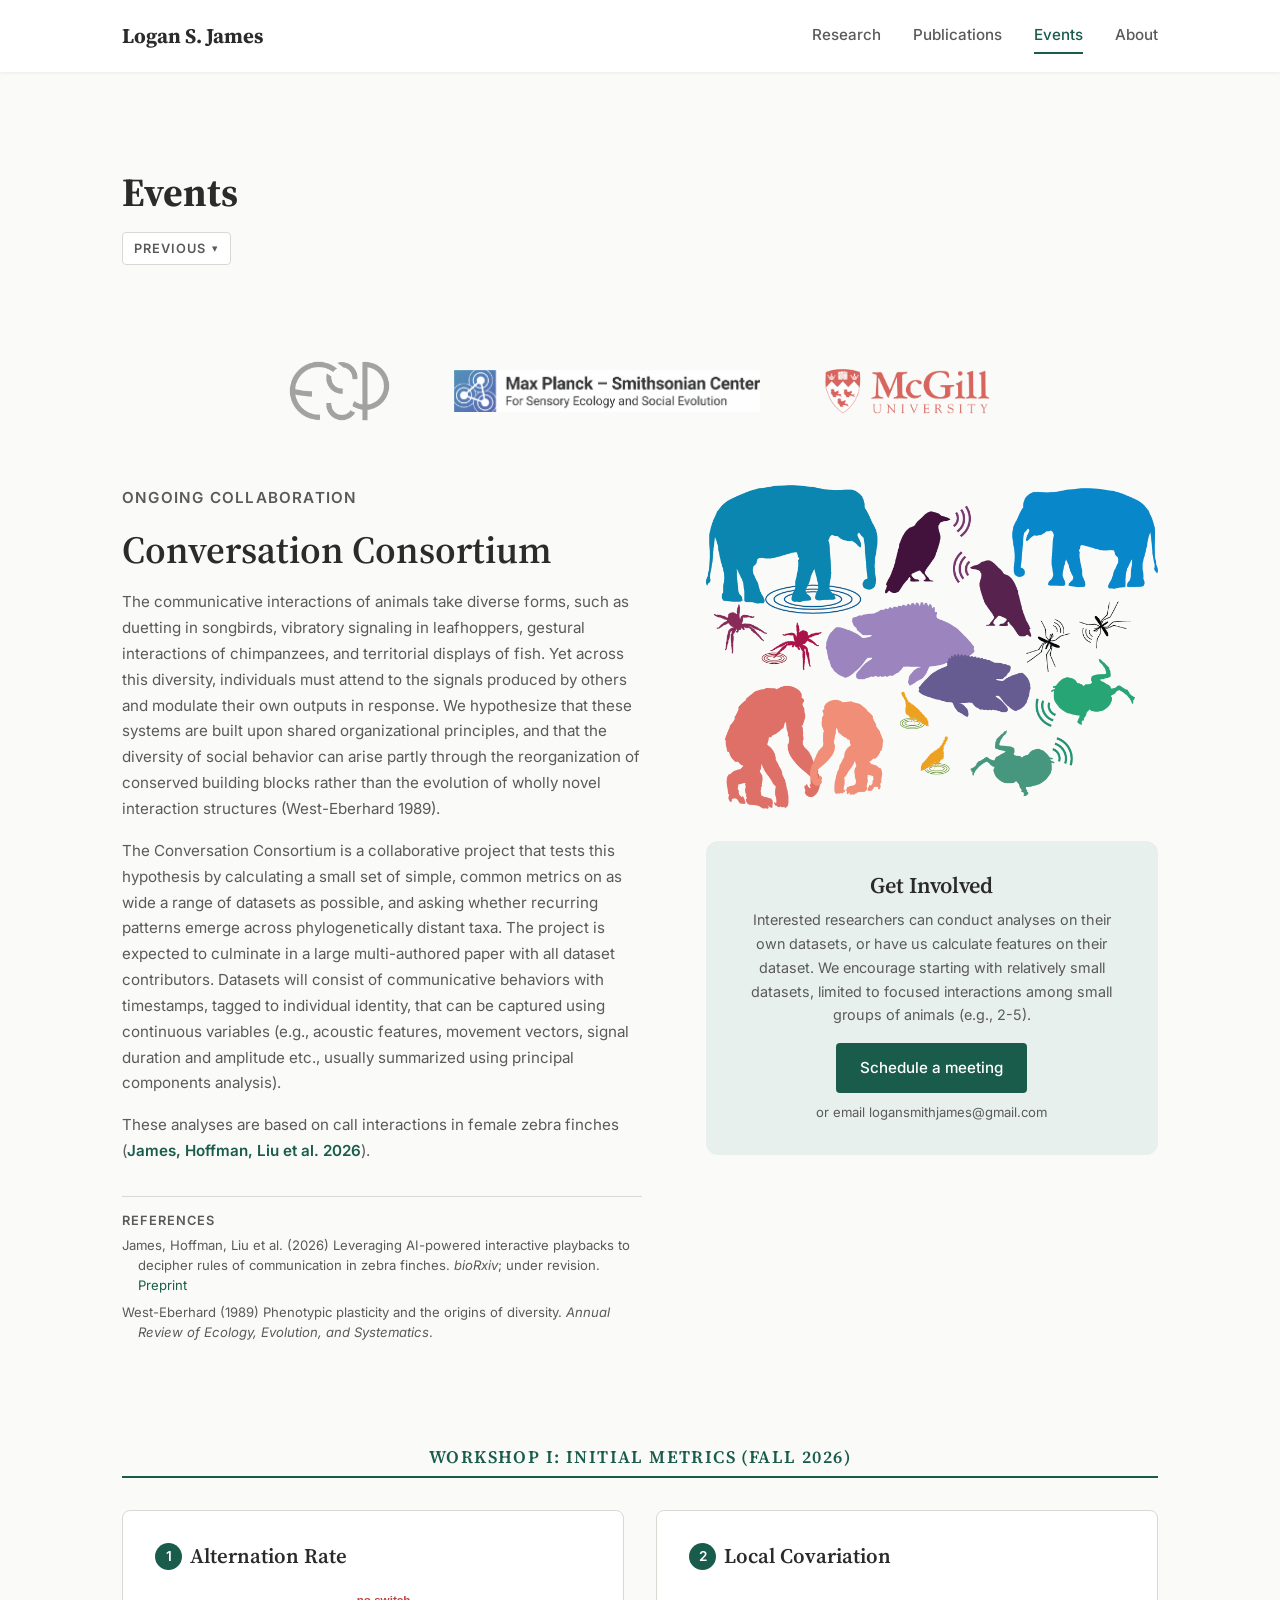
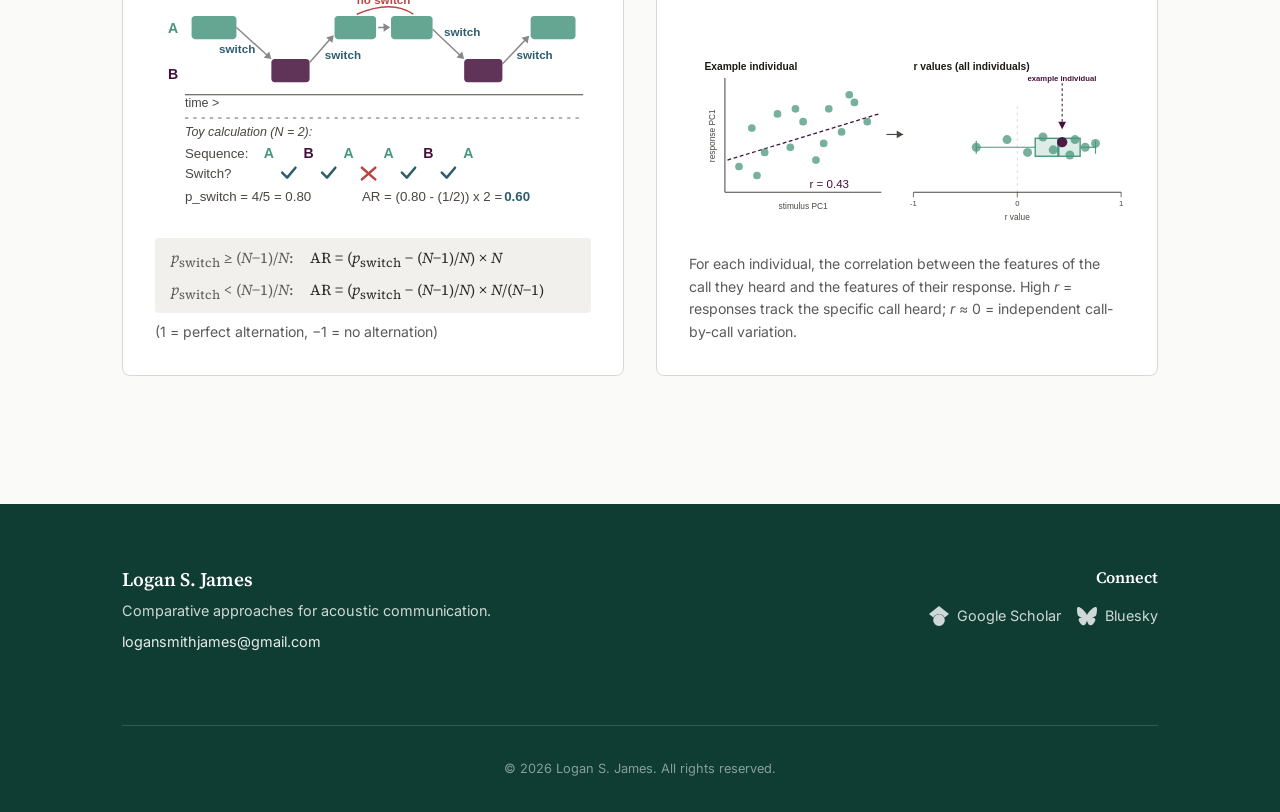
<file: events.html>
<!DOCTYPE html>
<html lang="en">
<head>
  <meta charset="UTF-8">
  <meta name="viewport" content="width=device-width, initial-scale=1.0">
  <meta name="description" content="Events and projects organized by Logan S. James.">
  <meta property="og:title" content="Events — Logan S. James">
  <meta property="og:description" content="The Conversation Consortium: testing whether shared organizational principles underlie communicative interactions across animals.">
  <meta property="og:type" content="website">
  <title>Events — Logan S. James</title>
  <link rel="preconnect" href="https://fonts.googleapis.com">
  <link rel="preconnect" href="https://fonts.gstatic.com" crossorigin>
  <link rel="stylesheet" href="https://fonts.googleapis.com/css2?family=Inter:wght@400;500;600&family=Source+Serif+4:ital,wght@0,400;0,600;0,700;1,400&display=swap">
  <link rel="stylesheet" href="css/style.css">
</head>
<body>
  <a href="#main" class="skip-link">Skip to main content</a>

  <!-- Navbar -->
  <nav class="navbar" aria-label="Main navigation">
    <div class="container">
      <a href="index.html" class="nav-brand">Logan S. James</a>
      <button class="nav-toggle" aria-expanded="false" aria-controls="nav-menu" aria-label="Toggle navigation">
        <span></span>
        <span></span>
        <span></span>
      </button>
      <div class="nav-menu" id="nav-menu">
        <a href="index.html" class="nav-link">Research</a>
        <a href="publications.html" class="nav-link">Publications</a>
        <a href="events.html" class="nav-link active">Events</a>
        <a href="about.html" class="nav-link">About</a>
      </div>
    </div>
  </nav>

  <main id="main">
    <!-- Page Header -->
    <section class="page-header">
      <div class="container">
        <h1>Events</h1>
        <details class="prev-events">
          <summary>Previous</summary>
          <div class="prev-events-menu">
            <a href="symposium-2026.html" class="prev-event-link">
              <img src="images/events/ZF-ZF.png" alt="" aria-hidden="true">
              <span>
                <span class="prev-event-date">May 2026</span>
                <span class="prev-event-name">Symposium on interactions</span>
              </span>
            </a>
          </div>
        </details>
      </div>
    </section>

    <!-- Conversation Consortium -->
    <section class="section">
      <div class="container">

        <!-- Logos -->
        <div class="event-logos">
          <img src="images/events/logos/esp-logo.png" alt="Earth Species Project">
          <img src="images/events/logos/mpi-si-logo.png" alt="Max Planck &ndash; Smithsonian Center for Sensory Ecology and Social Evolution" class="event-logo-wide">
          <img src="images/events/logos/mcgill-logo.png" alt="McGill University">
        </div>

        <div class="cc-intro">
          <div class="cc-intro-text">
            <p class="cc-eyebrow">Ongoing collaboration</p>
            <h2>Conversation Consortium</h2>

            <p>The communicative interactions of animals take diverse forms, such as duetting in songbirds, vibratory signaling in leafhoppers, gestural interactions of chimpanzees, and territorial displays of fish. Yet across this diversity, individuals must attend to the signals produced by others and modulate their own outputs in response. We hypothesize that these systems are built upon shared organizational principles, and that the diversity of social behavior can arise partly through the reorganization of conserved building blocks rather than the evolution of wholly novel interaction structures (West-Eberhard 1989).</p>

            <p>The Conversation Consortium is a collaborative project that tests this hypothesis by calculating a small set of simple, common metrics on as wide a range of datasets as possible, and asking whether recurring patterns emerge across phylogenetically distant taxa. The project is expected to culminate in a large multi-authored paper with all dataset contributors. Datasets will consist of communicative behaviors with timestamps, tagged to individual identity, that can be captured using continuous variables (e.g., acoustic features, movement vectors, signal duration and amplitude etc., usually summarized using principal components analysis).</p>

            <p class="cc-basis">These analyses are based on call interactions in female zebra finches (<a href="https://doi.org/10.64898/2026.02.12.705387" target="_blank" rel="noopener">James, Hoffman, Liu et al. 2026</a>).</p>

            <div class="cc-refs">
              <h3>References</h3>
              <p>James, Hoffman, Liu et al. (2026) Leveraging AI-powered interactive playbacks to decipher rules of communication in zebra finches. <em>bioRxiv</em>; under revision. <a href="https://doi.org/10.64898/2026.02.12.705387" target="_blank" rel="noopener">Preprint</a></p>
              <p>West-Eberhard (1989) Phenotypic plasticity and the origins of diversity. <em>Annual Review of Ecology, Evolution, and Systematics</em>.</p>
            </div>
          </div>
          <div class="cc-intro-side">
            <img src="images/events/consortium/cc-logo.png" alt="Silhouettes of interacting animal pairs: elephants, crows, spiders, fish, mosquitoes, orangutans, frogs, and leafhoppers" class="cc-intro-logo">

            <!-- Get Involved -->
            <div class="cc-contact">
              <h2>Get Involved</h2>
              <p>Interested researchers can conduct analyses on their own datasets, or have us calculate features on their dataset. We encourage starting with relatively small datasets, limited to focused interactions among small groups of animals (e.g., 2-5).</p>
              <div class="cc-contact-actions">
                <a href="https://calendar.app.google/y8JMgRqoKmuYACKw7" class="btn btn-primary" target="_blank" rel="noopener">Schedule a meeting</a>
                <a href="mailto:logansmithjames@gmail.com" class="cc-contact-email">or email logansmithjames@gmail.com</a>
              </div>
            </div>
          </div>
        </div>

        <!-- Workshop 1 -->
        <div class="cc-workshop">
          <h2 class="event-section-title">Workshop I: Initial Metrics (Fall 2026)</h2>

          <div class="cc-metrics">
            <figure class="cc-metric">
              <h3><span class="cc-metric-num">1</span> Alternation Rate</h3>
              <img src="images/events/consortium/fig_timeline.svg" alt="Timeline of calls from individuals A and B, marking each transition as a switch or no switch. For the sequence A B A A B A, p_switch is 4/5 = 0.80 and the alternation rate is 0.60.">
              <figcaption>
                <div class="cc-formula">
                  <span class="cc-formula-cond"><em>p</em><sub>switch</sub> &ge; (<em>N</em>&minus;1)/<em>N</em>:</span>
                  <span>AR = (<em>p</em><sub>switch</sub> &minus; (<em>N</em>&minus;1)/<em>N</em>) &times; <em>N</em></span>
                  <span class="cc-formula-cond"><em>p</em><sub>switch</sub> &lt; (<em>N</em>&minus;1)/<em>N</em>:</span>
                  <span>AR = (<em>p</em><sub>switch</sub> &minus; (<em>N</em>&minus;1)/<em>N</em>) &times; <em>N</em>/(<em>N</em>&minus;1)</span>
                </div>
                (1 = perfect alternation, &minus;1 = no alternation)
              </figcaption>
            </figure>
            <figure class="cc-metric">
              <h3><span class="cc-metric-num">2</span> Local Covariation</h3>
              <img src="images/events/consortium/fig_covariation.svg" alt="Scatterplot for one individual of stimulus PC1 against response PC1 with r = 0.43, and a strip plot of r values across all individuals.">
              <figcaption>For each individual, the correlation between the features of the call they heard and the features of their response. High <em>r</em> = responses track the specific call heard; <em>r</em> &asymp; 0 = independent call-by-call variation.</figcaption>
            </figure>
          </div>
        </div>

      </div>
    </section>

  </main>

  <!-- Footer -->
  <footer class="footer">
    <div class="container">
      <div class="footer-info">
        <h3>Logan S. James</h3>
        <p>Comparative approaches for acoustic communication.</p>
        <p><a href="mailto:logansmithjames@gmail.com">logansmithjames@gmail.com</a></p>
      </div>
      <div class="footer-links">
        <h3>Connect</h3>
        <div class="social-links">
          <a href="https://scholar.google.com/citations?user=cQosjtYAAAAJ&hl=en" class="social-link" target="_blank" rel="noopener">
            <svg viewBox="0 0 24 24"><path d="M5.242 13.769L0 9.5 12 0l12 9.5-5.242 4.269C17.548 11.249 14.978 9.5 12 9.5c-2.977 0-5.548 1.748-6.758 4.269zM12 10a7 7 0 1 0 0 14 7 7 0 0 0 0-14z"/></svg>
            Google Scholar
          </a>
          <a href="https://bsky.app/profile/loganjames.bsky.social" class="social-link" target="_blank" rel="noopener">
            <svg viewBox="0 0 24 24"><path d="M12 10.8c-1.087-2.114-4.046-6.053-6.798-7.995C2.566.944 1.561 1.266.902 1.565.139 1.908 0 3.08 0 3.768c0 .69.378 5.65.624 6.479.785 2.627 3.6 3.476 6.178 3.138-4.318.665-7.245 2.315-2.137 8.072C9.571 26.072 11.225 20.1 12 17.4c.775 2.7 2.287 8.572 7.335 4.057 5.108-5.757 2.18-7.407-2.138-8.072 2.578.338 5.394-.511 6.178-3.138.246-.828.624-5.79.624-6.479 0-.688-.139-1.86-.902-2.203-.659-.3-1.664-.62-4.3 1.24C16.046 4.748 13.087 8.687 12 10.8z"/></svg>
            Bluesky
          </a>
        </div>
      </div>
      <div class="footer-bottom">
        <p>&copy; 2026 Logan S. James. All rights reserved.</p>
      </div>
    </div>
  </footer>

  <script src="js/main.js"></script>
</body>
</html>
</file>
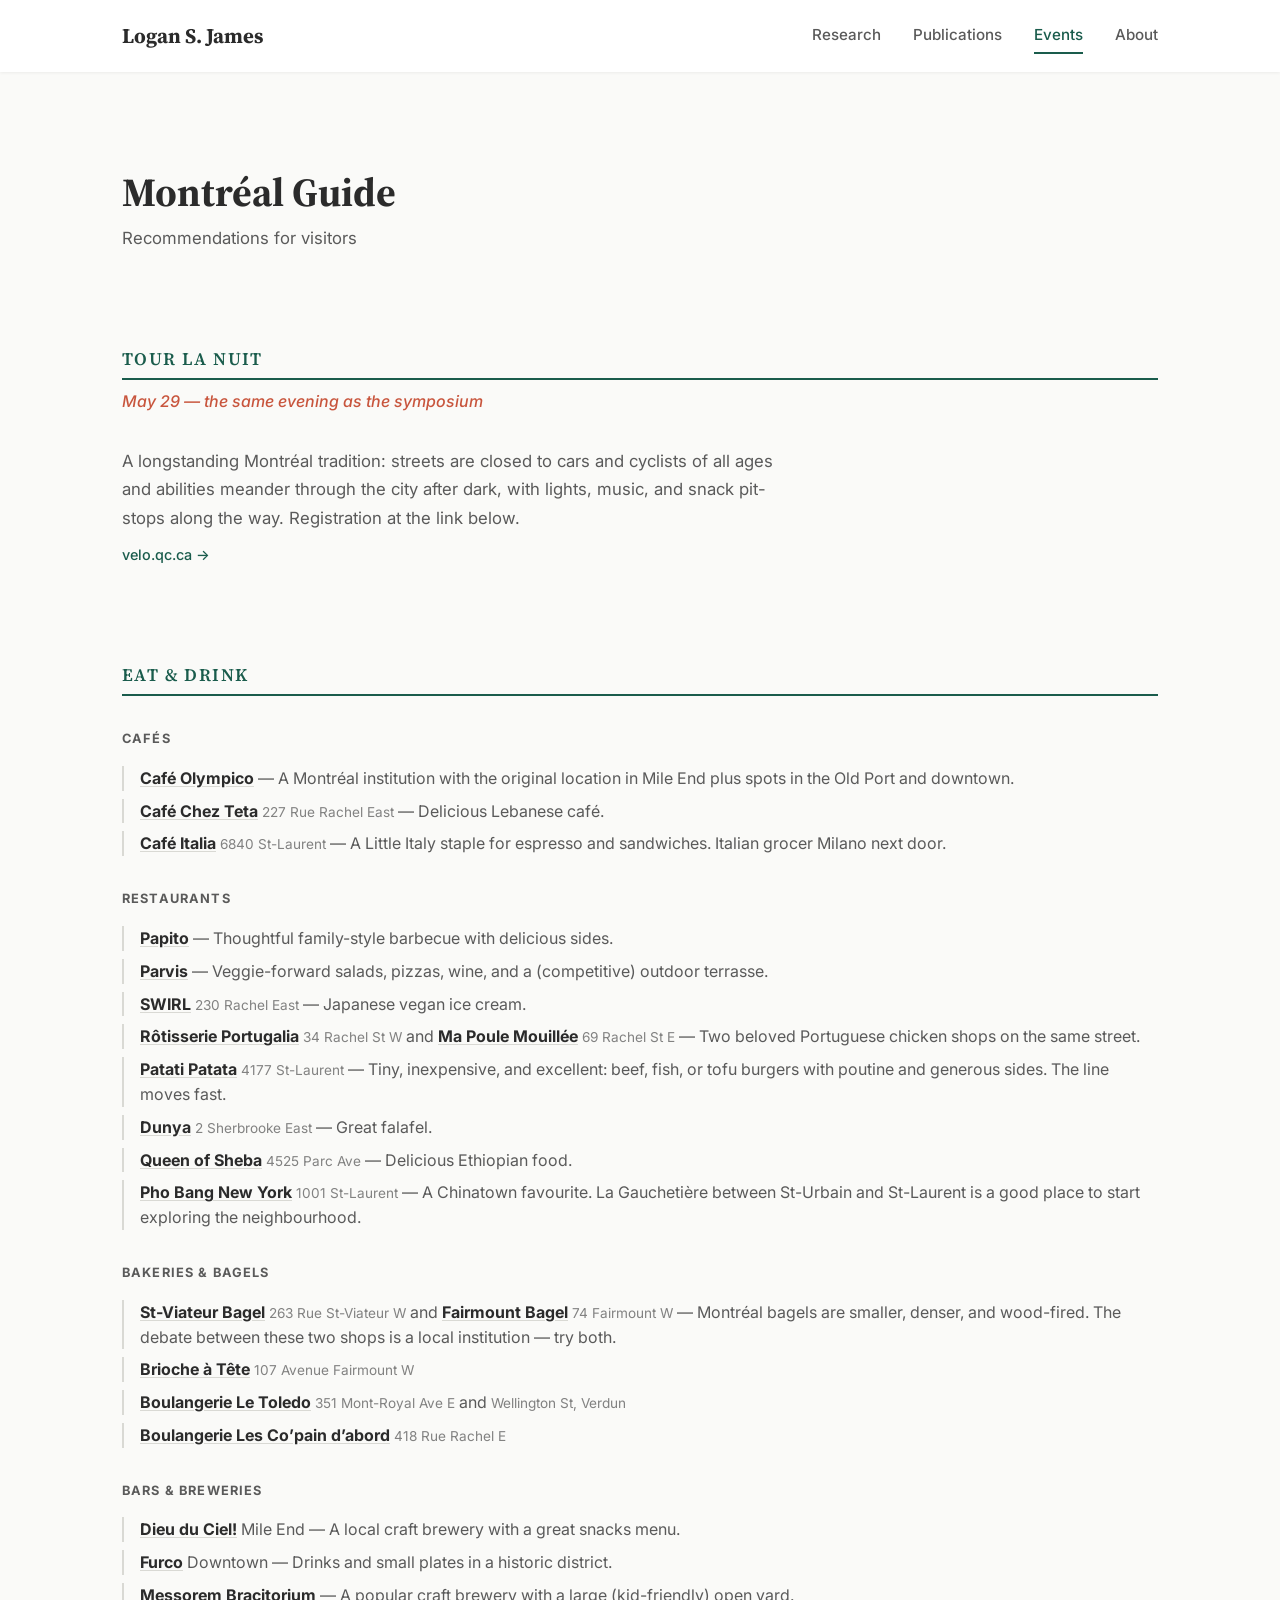
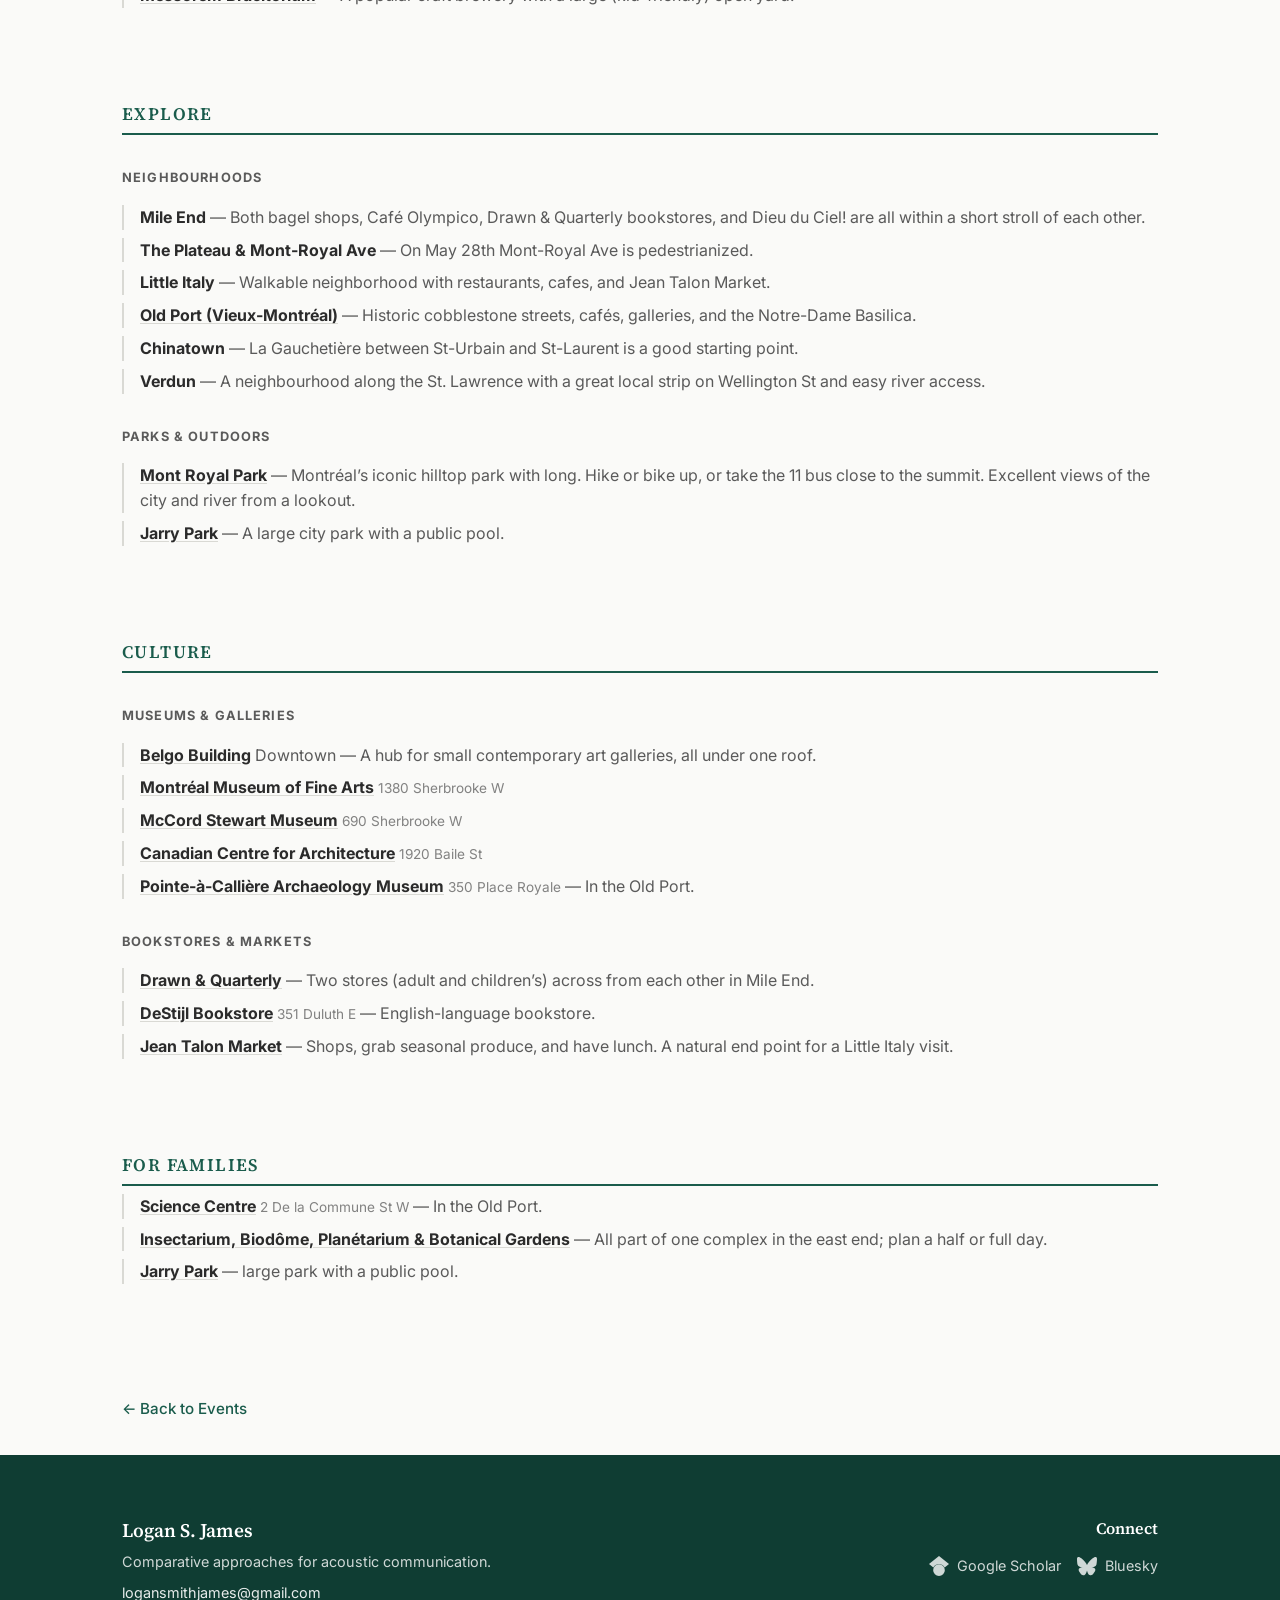
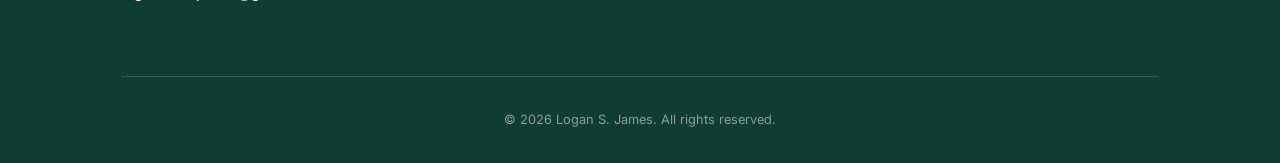
<file: montreal.html>
<!DOCTYPE html>
<html lang="en">
<head>
  <meta charset="UTF-8">
  <meta name="viewport" content="width=device-width, initial-scale=1.0">
  <meta name="description" content="Things to eat, explore, and see in Montréal - recommendations for visitors attending the Computational and Mechanistic Analyses of Communicative Interactions symposium.">
  <meta property="og:title" content="Montréal Guide — Logan S. James">
  <meta property="og:type" content="website">
  <title>Montr&eacute;al Guide — Logan S. James</title>
  <link rel="preconnect" href="https://fonts.googleapis.com">
  <link rel="preconnect" href="https://fonts.gstatic.com" crossorigin>
  <link rel="stylesheet" href="https://fonts.googleapis.com/css2?family=Inter:wght@400;500;600&family=Source+Serif+4:ital,wght@0,400;0,600;0,700;1,400&display=swap">
  <link rel="stylesheet" href="css/style.css">
</head>
<body>
  <a href="#main" class="skip-link">Skip to main content</a>

  <!-- Navbar -->
  <nav class="navbar" aria-label="Main navigation">
    <div class="container">
      <a href="index.html" class="nav-brand">Logan S. James</a>
      <button class="nav-toggle" aria-expanded="false" aria-controls="nav-menu" aria-label="Toggle navigation">
        <span></span>
        <span></span>
        <span></span>
      </button>
      <div class="nav-menu" id="nav-menu">
        <a href="index.html" class="nav-link">Research</a>
        <a href="publications.html" class="nav-link">Publications</a>
        <a href="events.html" class="nav-link active">Events</a>
        <a href="about.html" class="nav-link">About</a>
      </div>
    </div>
  </nav>

  <main id="main">
    <!-- Page Header -->
    <section class="page-header">
      <div class="container">
        <h1>Montr&eacute;al Guide</h1>
        <p>Recommendations for visitors</p>
      </div>
    </section>

    <section class="section">
      <div class="container">

        <!-- Tour la nuit -->
        <div class="mtl-section">
          <h2 class="mtl-section-title">Tour la nuit</h2>
          <p class="mtl-section-note">May 29 &mdash; the same evening as the symposium</p>
          <p class="mtl-feature-desc">A longstanding Montr&eacute;al tradition: streets are closed to cars and cyclists of all ages and abilities meander through the city after dark, with lights, music, and snack pit-stops along the way. Registration at the link below.</p>
          <p class="mtl-feature-link"><a href="https://www.velo.qc.ca/en/event/go-velo-mtl-festival/tour-la-nuit/" target="_blank" rel="noopener">velo.qc.ca &rarr;</a></p>
        </div>

        <!-- Eat & Drink -->
        <div class="mtl-section">
          <h2 class="mtl-section-title">Eat &amp; Drink</h2>

          <p class="mtl-subsection-title">Caf&eacute;s</p>
          <ul class="mtl-list">
            <li><strong><a href="https://cafeolimpico.com/" target="_blank" rel="noopener">Caf&eacute; Olympico</a></strong> &mdash; A Montr&eacute;al institution with the original location in Mile End plus spots in the Old Port and downtown.</li>
            <li><strong><a href="https://www.cafechezteta.com/en" target="_blank" rel="noopener">Caf&eacute; Chez Teta</a></strong> <span class="mtl-addr">227 Rue Rachel East</span> &mdash; Delicious Lebanese caf&eacute;.</li>
            <li><strong><a href="https://www.caffeitalia.ca/" target="_blank" rel="noopener">Caf&eacute; Italia</a></strong> <span class="mtl-addr">6840 St-Laurent</span> &mdash; A Little Italy staple for espresso and sandwiches. Italian grocer Milano next door.</li>
          </ul>

          <p class="mtl-subsection-title">Restaurants</p>
          <ul class="mtl-list">
            <li><strong><a href="https://www.papitorestaurant.com/" target="_blank" rel="noopener">Papito</a></strong> &mdash; Thoughtful family-style barbecue with delicious sides.</li>
            <li><strong><a href="https://www.cafeparvis.com/" target="_blank" rel="noopener">Parvis</a></strong> &mdash; Veggie-forward salads, pizzas, wine, and a (competitive) outdoor terrasse.</li>
            <li><strong><a href="https://swirlmtl.com/" target="_blank" rel="noopener">SWIRL</a></strong> <span class="mtl-addr">230 Rachel East</span> &mdash; Japanese vegan ice cream.</li>
            <li><strong><a href="https://www.google.com/maps/search/?api=1&query=Rotisserie+Portugalia+Montreal" target="_blank" rel="noopener">R&ocirc;tisserie Portugalia</a></strong> <span class="mtl-addr">34 Rachel St W</span> and <strong><a href="https://mapoulemouillee.ca/" target="_blank" rel="noopener">Ma Poule Mouill&eacute;e</a></strong> <span class="mtl-addr">69 Rachel St E</span> &mdash; Two beloved Portuguese chicken shops on the same street.</li>
            <li><strong><a href="https://patatimontreal.ca/" target="_blank" rel="noopener">Patati Patata</a></strong> <span class="mtl-addr">4177 St-Laurent</span> &mdash; Tiny, inexpensive, and excellent: beef, fish, or tofu burgers with poutine and generous sides. The line moves fast.</li>
            <li><strong><a href="https://www.google.com/maps/search/?api=1&query=Dunya+Montreal" target="_blank" rel="noopener">Dunya</a></strong> <span class="mtl-addr">2 Sherbrooke East</span> &mdash; Great falafel.</li>
            <li><strong><a href="https://restaurantqueensheba.ca/en/" target="_blank" rel="noopener">Queen of Sheba</a></strong> <span class="mtl-addr">4525 Parc Ave</span> &mdash; Delicious Ethiopian food.</li>
            <li><strong><a href="https://phobangnewyork.has.restaurant/" target="_blank" rel="noopener">Pho Bang New York</a></strong> <span class="mtl-addr">1001 St-Laurent</span> &mdash; A Chinatown favourite. La Gaucheti&egrave;re between St-Urbain and St-Laurent is a good place to start exploring the neighbourhood.</li>
          </ul>

          <p class="mtl-subsection-title">Bakeries &amp; Bagels</p>
          <ul class="mtl-list">
            <li><strong><a href="https://stviateurbagel.com/" target="_blank" rel="noopener">St-Viateur Bagel</a></strong> <span class="mtl-addr">263 Rue St-Viateur W</span> and <strong><a href="https://fairmountbagel.com/" target="_blank" rel="noopener">Fairmount Bagel</a></strong> <span class="mtl-addr">74 Fairmount W</span> &mdash; Montr&eacute;al bagels are smaller, denser, and wood-fired. The debate between these two shops is a local institution &mdash; try both.</li>
            <li><strong><a href="https://briocheatetemtl.ca/" target="_blank" rel="noopener">Brioche &agrave; T&ecirc;te</a></strong> <span class="mtl-addr">107 Avenue Fairmount W</span></li>
            <li><strong><a href="https://www.letoledo.com/" target="_blank" rel="noopener">Boulangerie Le Toledo</a></strong> <span class="mtl-addr">351 Mont-Royal Ave E</span> and <span class="mtl-addr">Wellington St, Verdun</span></li>
            <li><strong><a href="https://boulangerielescopainsdabord.com/" target="_blank" rel="noopener">Boulangerie Les Co&rsquo;pain d&rsquo;abord</a></strong> <span class="mtl-addr">418 Rue Rachel E</span></li>
          </ul>

          <p class="mtl-subsection-title">Bars &amp; Breweries</p>
          <ul class="mtl-list">
            <li><strong><a href="https://dieuduciel.com/en/" target="_blank" rel="noopener">Dieu du Ciel!</a></strong> Mile End &mdash; A local craft brewery with a great snacks menu.</li>
            <li><strong><a href="https://www.barfurco.com/" target="_blank" rel="noopener">Furco</a></strong> Downtown &mdash; Drinks and small plates in a historic district.</li>
            <li><strong><a href="https://messorem.co/en/" target="_blank" rel="noopener">Messorem Bracitorium</a></strong> &mdash; A popular craft brewery with a large (kid-friendly) open yard.</li>
          </ul>
        </div>

        <!-- Explore -->
        <div class="mtl-section">
          <h2 class="mtl-section-title">Explore</h2>

          <p class="mtl-subsection-title">Neighbourhoods</p>
          <ul class="mtl-list">
            <li><strong>Mile End</strong> &mdash; Both bagel shops, Caf&eacute; Olympico, Drawn &amp; Quarterly bookstores, and Dieu du Ciel! are all within a short stroll of each other.</li>
            <li><strong>The Plateau &amp; Mont-Royal Ave</strong> &mdash; On May 28th Mont-Royal Ave is pedestrianized.</li>
            <li><strong>Little Italy</strong> &mdash; Walkable neighborhood with restaurants, cafes, and Jean Talon Market.</li>
            <li><strong><a href="https://www.vieux.montreal.qc.ca/en/" target="_blank" rel="noopener">Old Port (Vieux-Montr&eacute;al)</a></strong> &mdash; Historic cobblestone streets, caf&eacute;s, galleries, and the Notre-Dame Basilica.</li>
            <li><strong>Chinatown</strong> &mdash; La Gaucheti&egrave;re between St-Urbain and St-Laurent is a good starting point.</li>
            <li><strong>Verdun</strong> &mdash; A neighbourhood along the St. Lawrence with a great local strip on Wellington St and easy river access.</li>
          </ul>

          <p class="mtl-subsection-title">Parks &amp; Outdoors</p>
          <ul class="mtl-list">
            <li><strong><a href="https://www.lemontroyal.qc.ca/en/" target="_blank" rel="noopener">Mont Royal Park</a></strong> &mdash; Montr&eacute;al&rsquo;s iconic hilltop park with long. Hike or bike up, or take the 11 bus close to the summit. Excellent views of the city and river from a lookout.</li>
            <li><strong><a href="https://montreal.ca/en/places/parc-jarry" target="_blank" rel="noopener">Jarry Park</a></strong> &mdash; A large city park with a public pool.</li>
          </ul>
          </div>

        <!-- Culture -->
        <div class="mtl-section">
          <h2 class="mtl-section-title">Culture</h2>

          <p class="mtl-subsection-title">Museums &amp; Galleries</p>
          <ul class="mtl-list">
            <li><strong><a href="https://belgo.art/english" target="_blank" rel="noopener">Belgo Building</a></strong> Downtown &mdash; A hub for small contemporary art galleries, all under one roof.</li>
            <li><strong><a href="https://www.mbam.qc.ca/en/" target="_blank" rel="noopener">Montr&eacute;al Museum of Fine Arts</a></strong> <span class="mtl-addr">1380 Sherbrooke W</span></li>
            <li><strong><a href="https://www.musee-mccord-stewart.ca/en/" target="_blank" rel="noopener">McCord Stewart Museum</a></strong> <span class="mtl-addr">690 Sherbrooke W</span></li>
            <li><strong><a href="https://www.cca.qc.ca/en/" target="_blank" rel="noopener">Canadian Centre for Architecture</a></strong> <span class="mtl-addr">1920 Baile St</span></li>
            <li><strong><a href="https://pacmusee.qc.ca/en/" target="_blank" rel="noopener">Pointe-&agrave;-Calli&egrave;re Archaeology Museum</a></strong> <span class="mtl-addr">350 Place Royale</span> &mdash; In the Old Port.</li>
          </ul>

          <p class="mtl-subsection-title">Bookstores &amp; Markets</p>
          <ul class="mtl-list">
            <li><strong><a href="https://mtl.drawnandquarterly.com/" target="_blank" rel="noopener">Drawn &amp; Quarterly</a></strong> &mdash; Two stores (adult and children&rsquo;s) across from each other in Mile End.</li>
            <li><strong><a href="https://destiil.com/" target="_blank" rel="noopener">DeStijl Bookstore</a></strong> <span class="mtl-addr">351 Duluth E</span> &mdash; English-language bookstore.</li>
            <li><strong><a href="https://www.marchespublics-mtl.com/en/markets/jean-talon-market" target="_blank" rel="noopener">Jean Talon Market</a></strong> &mdash; Shops, grab seasonal produce, and have lunch. A natural end point for a Little Italy visit.</li>
          </ul>
        </div>

        <!-- For Families -->
        <div class="mtl-section">
          <h2 class="mtl-section-title">For Families</h2>
          <ul class="mtl-list">
            <li><strong><a href="https://www.montrealsciencecentre.com/" target="_blank" rel="noopener">Science Centre</a></strong> <span class="mtl-addr">2 De la Commune St W</span> &mdash; In the Old Port.</li>
            <li><strong><a href="https://espacepourlavie.ca/en/" target="_blank" rel="noopener">Insectarium, Biod&ocirc;me, Plan&eacute;tarium &amp; Botanical Gardens</a></strong> &mdash; All part of one complex in the east end; plan a half or full day.</li>
            <li><strong><a href="https://montreal.ca/en/places/parc-jarry" target="_blank" rel="noopener">Jarry Park</a></strong> &mdash; large park with a public pool.</li>
          </ul>
        </div>

        <a href="events.html" class="mtl-back-link">&larr; Back to Events</a>

      </div>
    </section>
  </main>

  <!-- Footer -->
  <footer class="footer">
    <div class="container">
      <div class="footer-info">
        <h3>Logan S. James</h3>
        <p>Comparative approaches for acoustic communication.</p>
        <p><a href="mailto:logansmithjames@gmail.com">logansmithjames@gmail.com</a></p>
      </div>
      <div class="footer-links">
        <h3>Connect</h3>
        <div class="social-links">
          <a href="https://scholar.google.com/citations?user=cQosjtYAAAAJ&hl=en" class="social-link" target="_blank" rel="noopener">
            <svg viewBox="0 0 24 24"><path d="M5.242 13.769L0 9.5 12 0l12 9.5-5.242 4.269C17.548 11.249 14.978 9.5 12 9.5c-2.977 0-5.548 1.748-6.758 4.269zM12 10a7 7 0 1 0 0 14 7 7 0 0 0 0-14z"/></svg>
            Google Scholar
          </a>
          <a href="https://bsky.app/profile/loganjames.bsky.social" class="social-link" target="_blank" rel="noopener">
            <svg viewBox="0 0 24 24"><path d="M12 10.8c-1.087-2.114-4.046-6.053-6.798-7.995C2.566.944 1.561 1.266.902 1.565.139 1.908 0 3.08 0 3.768c0 .69.378 5.65.624 6.479.785 2.627 3.6 3.476 6.178 3.138-4.318.665-7.245 2.315-2.137 8.072C9.571 26.072 11.225 20.1 12 17.4c.775 2.7 2.287 8.572 7.335 4.057 5.108-5.757 2.18-7.407-2.138-8.072 2.578.338 5.394-.511 6.178-3.138.246-.828.624-5.79.624-6.479 0-.688-.139-1.86-.902-2.203-.659-.3-1.664-.62-4.3 1.24C16.046 4.748 13.087 8.687 12 10.8z"/></svg>
            Bluesky
          </a>
        </div>
      </div>
      <div class="footer-bottom">
        <p>&copy; 2026 Logan S. James. All rights reserved.</p>
      </div>
    </div>
  </footer>

  <script src="js/main.js"></script>
</body>
</html>
</file>
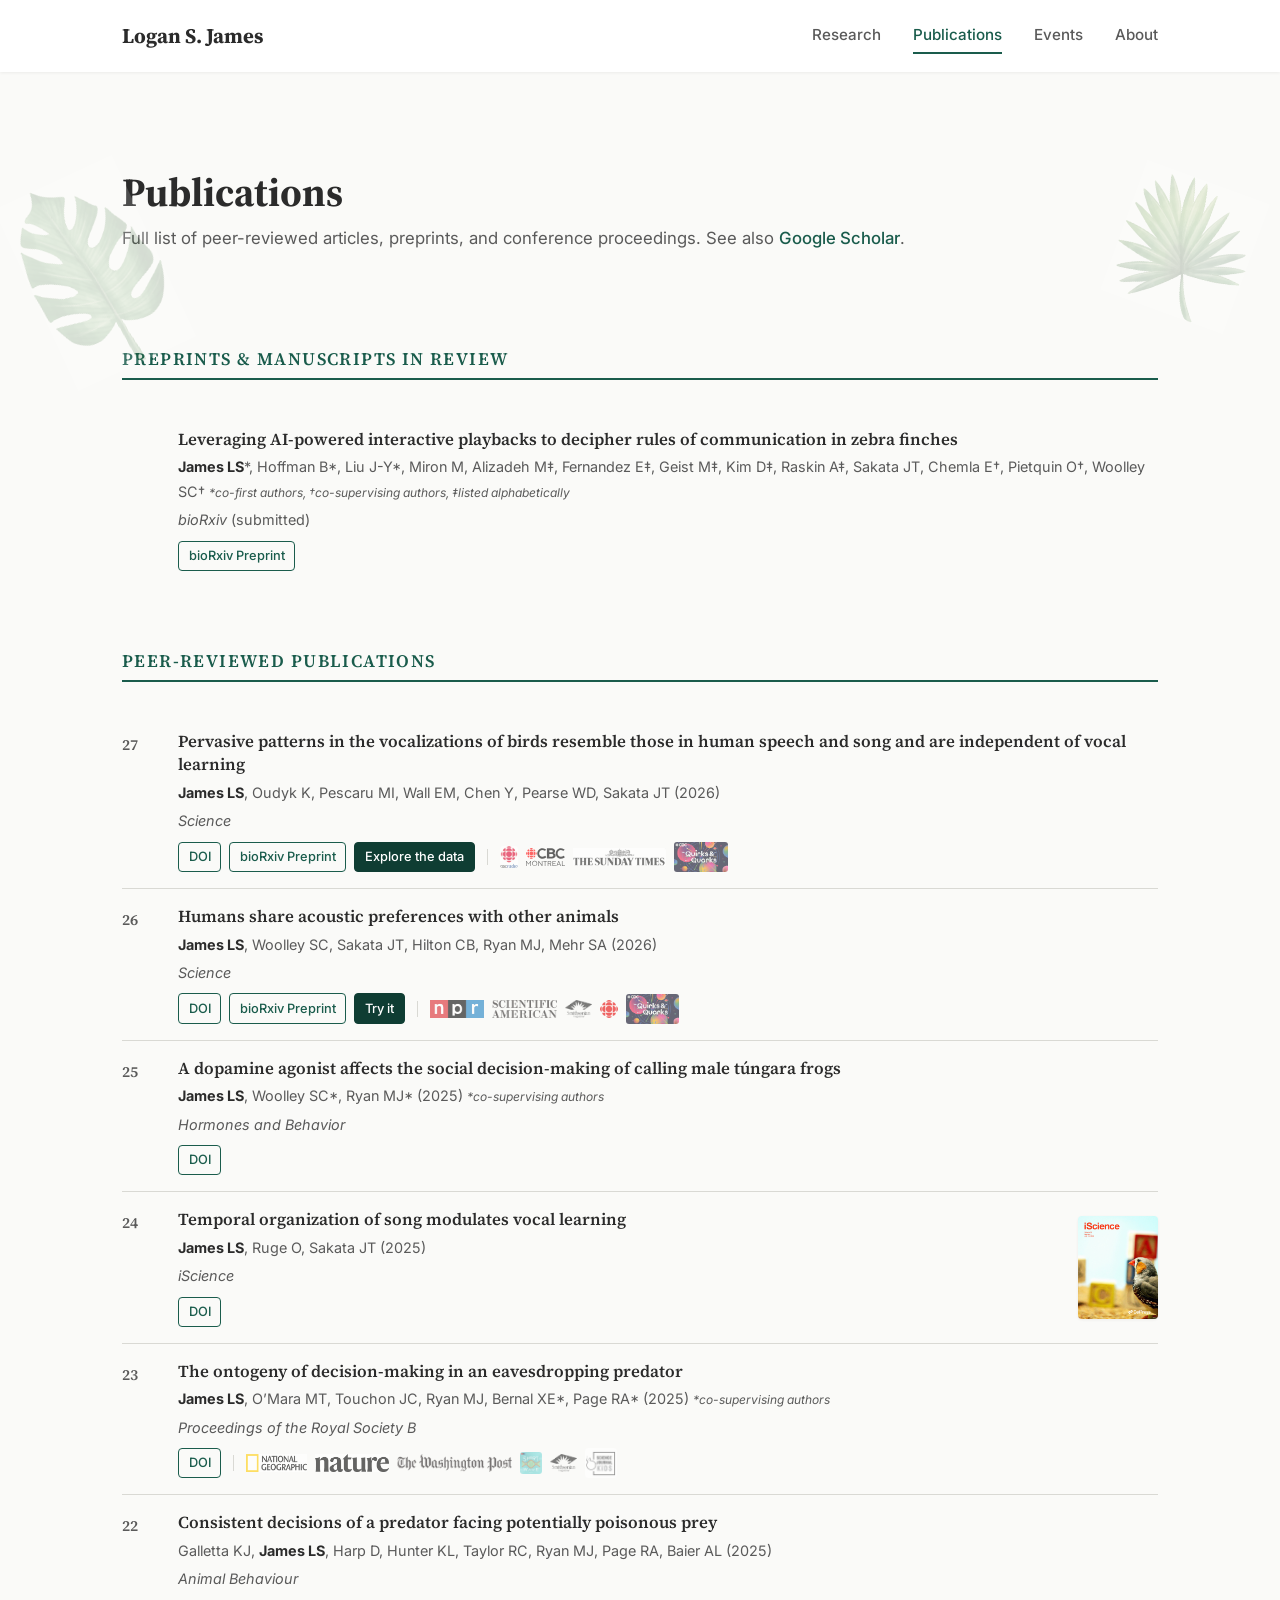
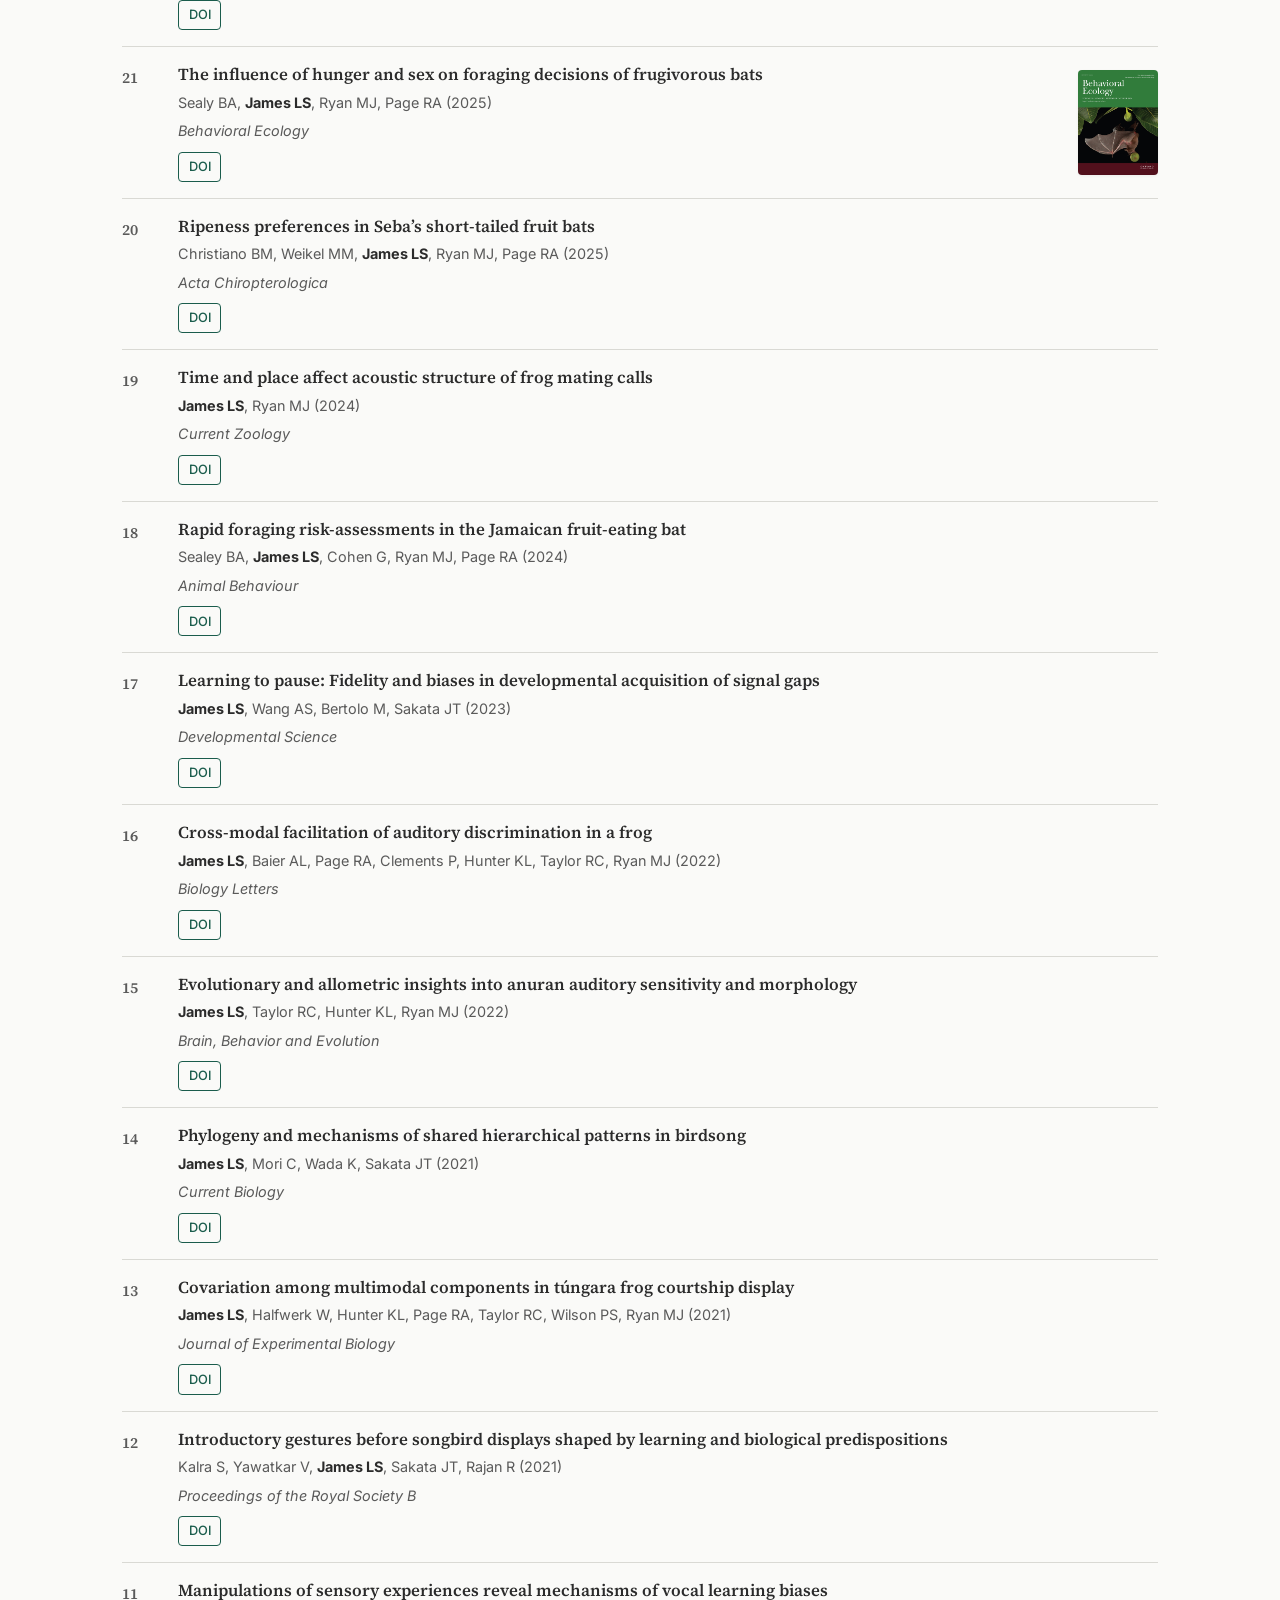
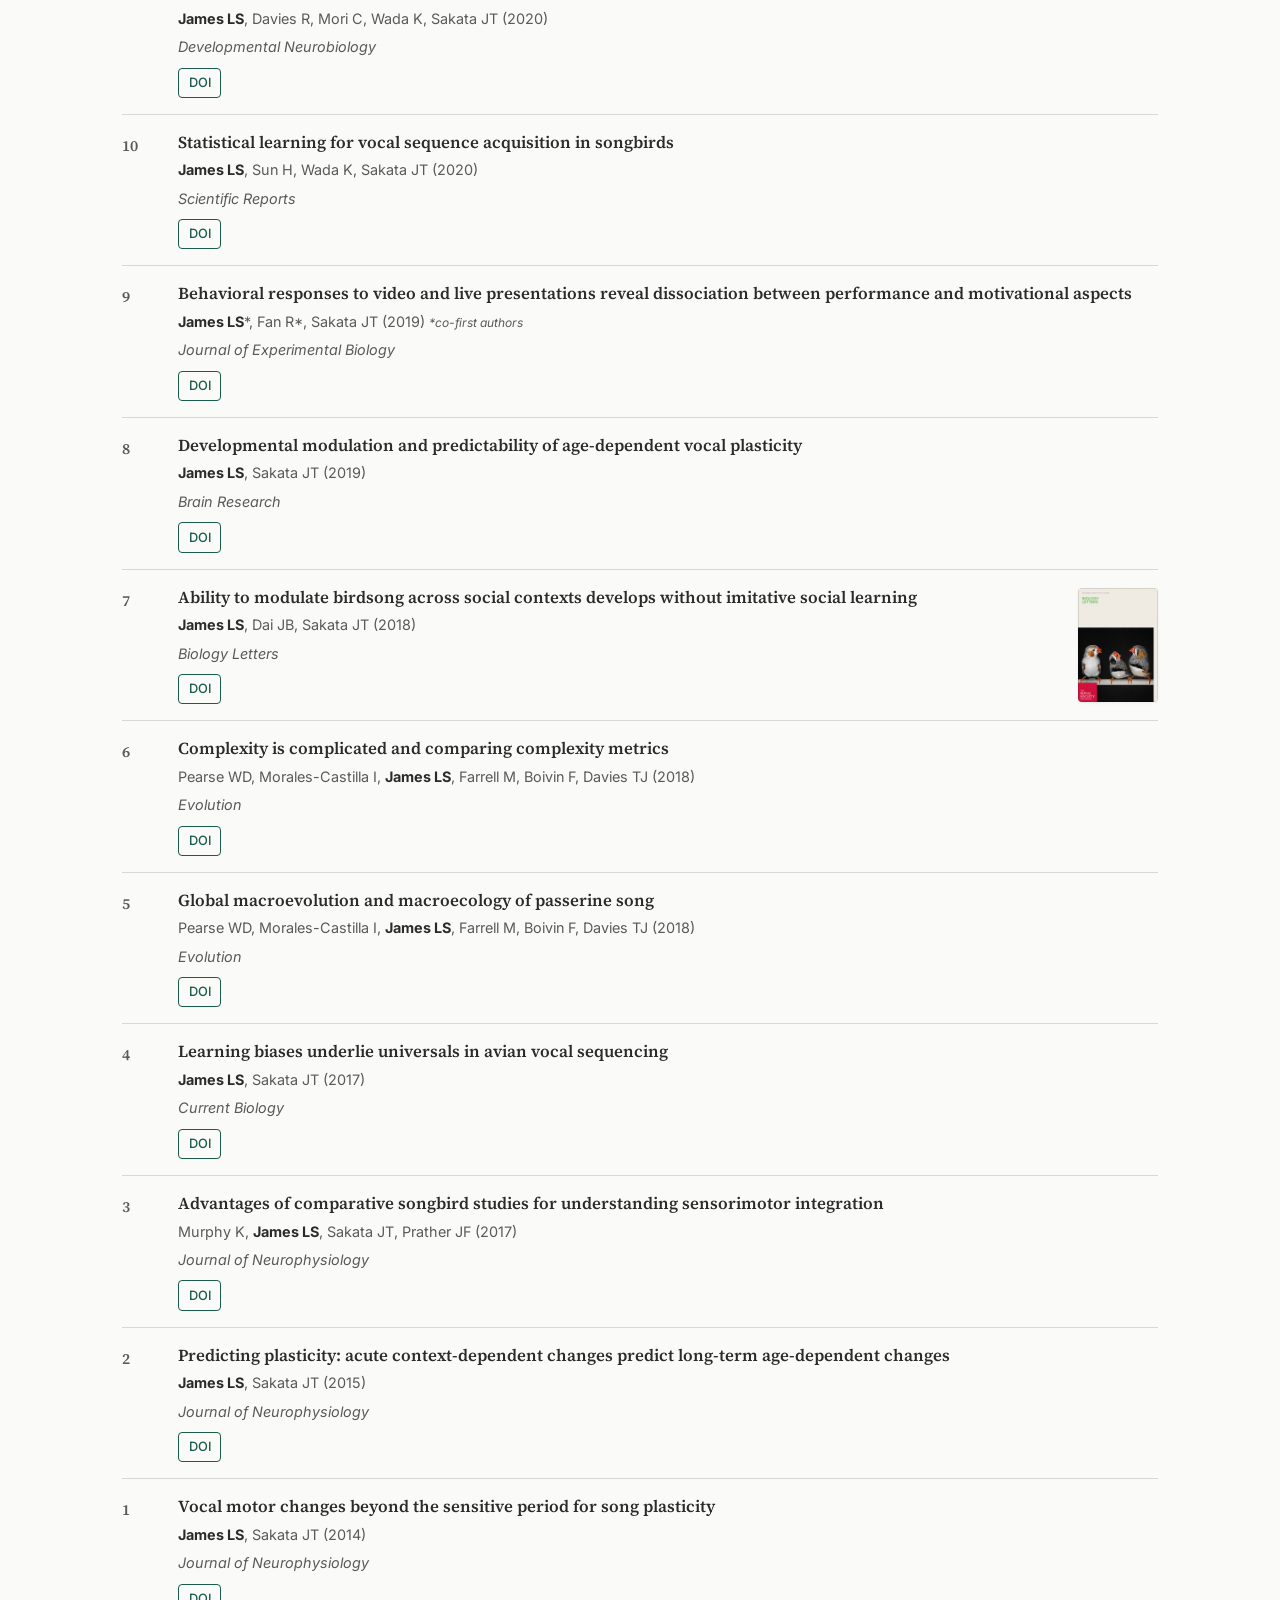
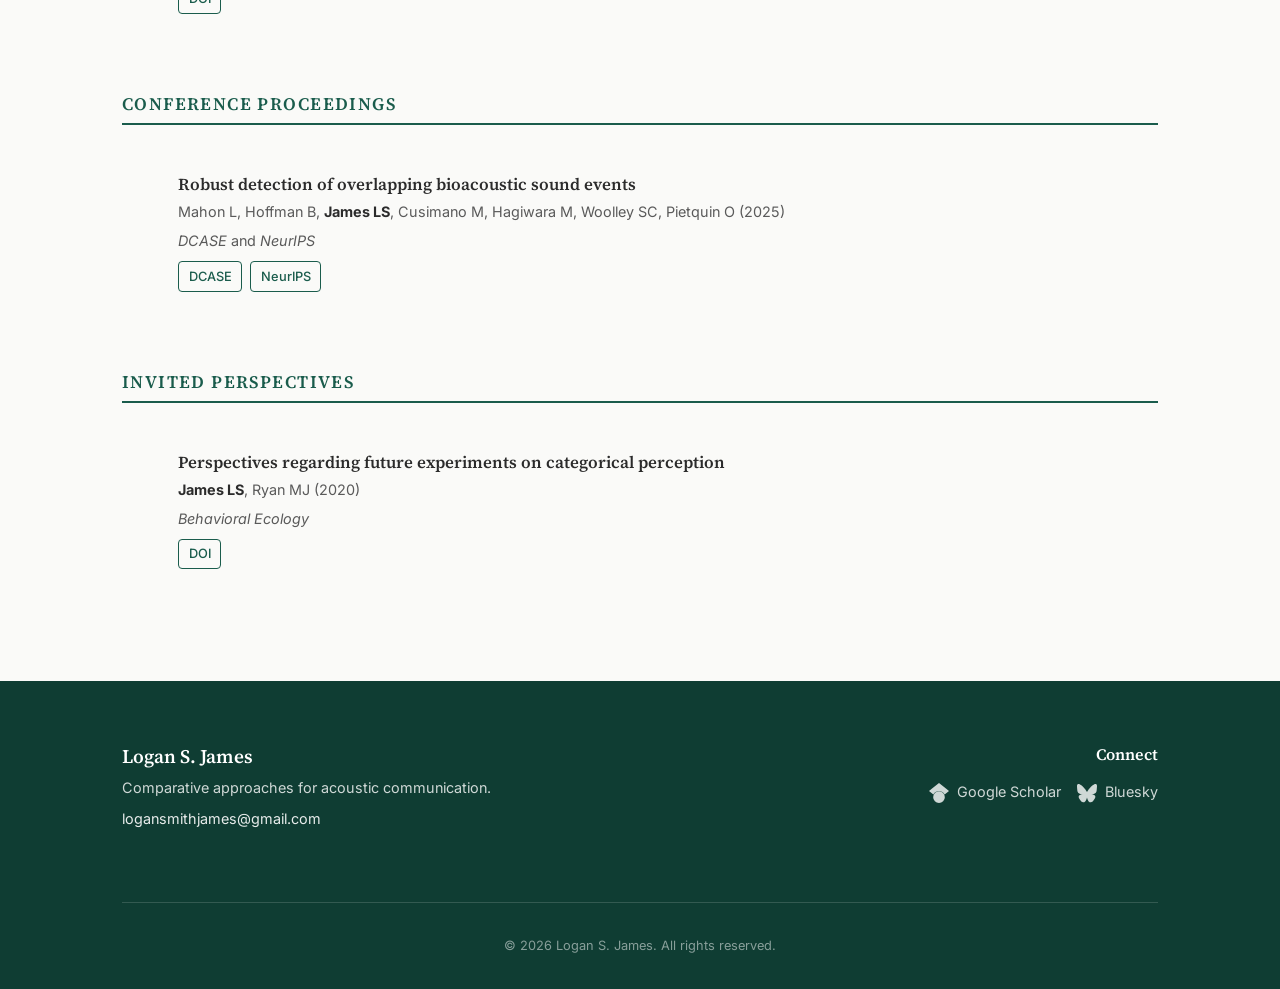
<file: publications.html>
<!DOCTYPE html>
<html lang="en">
<head>
  <meta charset="UTF-8">
  <meta name="viewport" content="width=device-width, initial-scale=1.0">
  <meta name="description" content="Publications by Logan S. James — peer-reviewed articles on acoustic communication, vocal learning, and decision-making across species.">
  <meta property="og:title" content="Publications — Logan S. James">
  <meta property="og:description" content="Full list of peer-reviewed publications, preprints, and conference proceedings.">
  <meta property="og:type" content="website">
  <title>Publications — Logan S. James</title>
  <link rel="preconnect" href="https://fonts.googleapis.com">
  <link rel="preconnect" href="https://fonts.gstatic.com" crossorigin>
  <link rel="stylesheet" href="https://fonts.googleapis.com/css2?family=Inter:wght@400;500;600&family=Source+Serif+4:ital,wght@0,400;0,600;0,700;1,400&display=swap">
  <link rel="stylesheet" href="css/style.css">
</head>
<body>
  <a href="#main" class="skip-link">Skip to main content</a>

  <!-- Navbar -->
  <nav class="navbar" aria-label="Main navigation">
    <div class="container">
      <a href="index.html" class="nav-brand">Logan S. James</a>
      <button class="nav-toggle" aria-expanded="false" aria-controls="nav-menu" aria-label="Toggle navigation">
        <span></span>
        <span></span>
        <span></span>
      </button>
      <div class="nav-menu" id="nav-menu">
        <a href="index.html" class="nav-link">Research</a>
        <a href="publications.html" class="nav-link active">Publications</a>
        <a href="events.html" class="nav-link">Events</a>
        <a href="about.html" class="nav-link">About</a>
      </div>
    </div>
  </nav>

  <main id="main">
    <!-- Page Header -->
    <section class="page-header">
      <div class="container">
        <img src="images/leaves/2x/Asset 1@2x-83.png" alt="" class="leaf-accent leaf-accent-right" aria-hidden="true">
        <img src="images/leaves/2x/Asset 3@2x-83.png" alt="" class="leaf-accent leaf-accent-left" aria-hidden="true">
        <h1>Publications</h1>
        <p>Full list of peer-reviewed articles, preprints, and conference proceedings. See also <a href="https://scholar.google.com/citations?user=cQosjtYAAAAJ&hl=en" target="_blank" rel="noopener">Google Scholar</a>.</p>
      </div>
    </section>

    <section class="section">
      <div class="container">

        <!-- Preprints & Manuscripts in Review -->
        <div class="pub-section">
          <h2 class="pub-section-title">Preprints &amp; Manuscripts in Review</h2>

          <div class="pub-item" data-type="first-author">
            <span class="pub-number"></span>
            <div>
              <h3 class="pub-title">Leveraging AI-powered interactive playbacks to decipher rules of communication in zebra finches</h3>
              <p class="pub-authors"><strong>James LS</strong>*, Hoffman B*, Liu J-Y*, Miron M, Alizadeh M&Dagger;, Fernandez E&Dagger;, Geist M&Dagger;, Kim D&Dagger;, Raskin A&Dagger;, Sakata JT, Chemla E&dagger;, Pietquin O&dagger;, Woolley SC&dagger; <span class="pub-note">*co-first authors, &dagger;co-supervising authors, &Dagger;listed alphabetically</span></p>
              <p class="pub-journal"><em>bioRxiv</em> (submitted)</p>
              <div class="pub-links">
                <a href="https://doi.org/10.64898/2026.02.12.705387" class="pub-link" target="_blank" rel="noopener">bioRxiv Preprint</a>
              </div>
            </div>
          </div>
        </div>

        <!-- Peer-Reviewed Publications -->
        <div class="pub-section">
          <h2 class="pub-section-title">Peer-Reviewed Publications</h2>

          <div class="pub-item" data-type="first-author">
            <span class="pub-number">27</span>
            <div>
              <h3 class="pub-title">Pervasive patterns in the vocalizations of birds resemble those in human speech and song and are independent of vocal learning</h3>
              <p class="pub-authors"><strong>James LS</strong>, Oudyk K, Pescaru MI, Wall EM, Chen Y, Pearse WD, Sakata JT (2026)</p>
              <p class="pub-journal"><em>Science</em></p>
              <div class="pub-links">
                <a href="https://doi.org/10.1126/science.adr9983" class="pub-link" target="_blank" rel="noopener">DOI</a>
                <a href="https://doi.org/10.1101/2024.07.15.603339" class="pub-link" target="_blank" rel="noopener">bioRxiv Preprint</a>
                <a href="https://wavelengthscience.org/birdsong" class="pub-link pub-link-featured" target="_blank" rel="noopener">Explore the data</a>
                <span class="press-divider"></span>
                <a href="https://www.cbc.ca/listen/live-radio/1-383-lets-go/clip/16247310-do-birds-talk-humans" class="press-link press-link-square" target="_blank" rel="noopener" title="CBC Radio"><img src="images/press_coverage/cbc-radio.png" alt="CBC Radio"></a>
                <a href="https://www.cbc.ca/player/play/video/9.7412068" class="press-link" target="_blank" rel="noopener" title="CBC Montreal"><img src="images/press_coverage/cbc-montreal.svg" alt="CBC Montreal"></a>
                <a href="https://www.thetimes.com/life-style/wildlife-nature/article/human-speech-birdsong-8jlklqczv" class="press-link" target="_blank" rel="noopener" title="The Sunday Times"><img src="images/press_coverage/sunday-times-cropped.png" alt="The Sunday Times"></a>
                <a href="https://www.cbc.ca/radio/quirks/sperm-whales-asteroid-landslide-birds-turbine-9.7412032" class="press-link press-link-square press-link-tall" target="_blank" rel="noopener" title="CBC Quirks &amp; Quarks"><img src="images/press_coverage/quirks-and-quarks.avif" alt="CBC Quirks &amp; Quarks"></a>
              </div>
            </div>
          </div>

          <div class="pub-item" data-type="first-author">
            <span class="pub-number">26</span>
            <div>
              <h3 class="pub-title">Humans share acoustic preferences with other animals</h3>
              <p class="pub-authors"><strong>James LS</strong>, Woolley SC, Sakata JT, Hilton CB, Ryan MJ, Mehr SA (2026)</p>
              <p class="pub-journal"><em>Science</em></p>
              <div class="pub-links">
                <a href="https://doi.org/10.1126/science.aea1202" class="pub-link" target="_blank" rel="noopener">DOI</a>
                <a href="https://doi.org/10.1101/2025.06.26.661759" class="pub-link" target="_blank" rel="noopener">bioRxiv Preprint</a>
                <a href="https://wavelengthscience.org/acoustic-preferences-quiz" class="pub-link pub-link-featured" target="_blank" rel="noopener">Try it</a>
                <span class="press-divider"></span>
                <a href="https://www.npr.org/2026/03/23/nx-s1-5752436/humans-and-animals-find-the-same-sounds-beautiful" class="press-link" target="_blank" rel="noopener" title="NPR"><img src="images/press_coverage/npr.webp" alt="NPR"></a>
                <a href="https://www.scientificamerican.com/article/what-animal-are-you-humans-and-animals-tend-to-like-the-same-mating-calls/" class="press-link" target="_blank" rel="noopener" title="Scientific American"><img src="images/press_coverage/Scientific_American.png" alt="Scientific American"></a>
                <a href="https://www.smithsonianmag.com/smart-news/humans-and-animals-often-like-the-same-mating-calls-supporting-a-150-year-old-observation-by-charles-darwin-180988392/" class="press-link" target="_blank" rel="noopener" title="Smithsonian Magazine"><img src="images/press_coverage/smithsonian_magazine.png" alt="Smithsonian Magazine"></a>
                <a href="https://ici.radio-canada.ca/recit-numerique/15957/sons-preferences-animaux-humains" class="press-link" target="_blank" rel="noopener" title="Radio Canada"><img src="images/press_coverage/CBC.png" alt="Radio Canada"></a>
                <a href="https://www.cbc.ca/radio/quirks/multitasking-animal-sounds-9.7225102" class="press-link press-link-square press-link-tall" target="_blank" rel="noopener" title="CBC Quirks &amp; Quarks"><img src="images/press_coverage/quirks-and-quarks.avif" alt="CBC Quirks &amp; Quarks"></a>
              </div>
            </div>
          </div>

          <div class="pub-item" data-type="first-author">
            <span class="pub-number">25</span>
            <div>
              <h3 class="pub-title">A dopamine agonist affects the social decision-making of calling male t&uacute;ngara frogs</h3>
              <p class="pub-authors"><strong>James LS</strong>, Woolley SC*, Ryan MJ* (2025) <span class="pub-note">*co-supervising authors</span></p>
              <p class="pub-journal"><em>Hormones and Behavior</em></p>
              <div class="pub-links">
                <a href="https://doi.org/10.1016/j.yhbeh.2025.105797" class="pub-link" target="_blank" rel="noopener">DOI</a>
              </div>
            </div>
          </div>

          <div class="pub-item pub-item-with-cover" data-type="first-author">
            <span class="pub-number">24</span>
            <div>
              <h3 class="pub-title">Temporal organization of song modulates vocal learning</h3>
              <p class="pub-authors"><strong>James LS</strong>, Ruge O, Sakata JT (2025)</p>
              <p class="pub-journal"><em>iScience</em></p>
              <div class="pub-links">
                <a href="https://doi.org/10.1016/j.isci.2025.112789" class="pub-link" target="_blank" rel="noopener">DOI</a>
              </div>
            </div>
            <img src="images/press_coverage/iScience_Cover.jpg" alt="iScience journal cover featuring a zebra finch" class="pub-cover">
          </div>

          <div class="pub-item" data-type="first-author">
            <span class="pub-number">23</span>
            <div>
              <h3 class="pub-title">The ontogeny of decision-making in an eavesdropping predator</h3>
              <p class="pub-authors"><strong>James LS</strong>, O&rsquo;Mara MT, Touchon JC, Ryan MJ, Bernal XE*, Page RA* (2025) <span class="pub-note">*co-supervising authors</span></p>
              <p class="pub-journal"><em>Proceedings of the Royal Society B</em></p>
              <div class="pub-links">
                <a href="https://doi.org/10.1098/rspb.2025.0450" class="pub-link" target="_blank" rel="noopener">DOI</a>
                <span class="press-divider" aria-hidden="true"></span>
                <a href="https://www.nationalgeographic.com/animals/article/bats-listen-eavesdrop-frog-toad-prey" class="press-link" target="_blank" rel="noopener" title="National Geographic"><img src="images/press_coverage/natgeo.png" alt="National Geographic"></a>
                <a href="https://www.nature.com/articles/d41586-025-01323-5" class="press-link" target="_blank" rel="noopener" title="Nature"><img src="images/press_coverage/nature.png" alt="Nature"></a>
                <a href="https://www.washingtonpost.com/science/2025/05/03/bats-prey-sound-poisonous-toads/" class="press-link" target="_blank" rel="noopener" title="The Washington Post"><img src="images/press_coverage/The_Logo_of_The_Washington_Post_Newspaper.svg.png" alt="The Washington Post"></a>
                <a href="https://www.npr.org/2025/05/14/1251284818/fringe-lipped-bats-hunt-frogs-panama-echolocation-eavesdropping" class="press-link press-link-square" target="_blank" rel="noopener" title="NPR Short Wave"><img src="images/press_coverage/short-wave_tile_npr-network-01_sq-517382b4b8fd0ab48ea9c781253f9992eab733dc.webp" alt="NPR Short Wave"></a>
                <a href="https://www.smithsonianmag.com/science-nature/bats-thrive-in-a-messy-noisy-world-these-four-discoveries-reveal-how-they-can-listen-and-chatter-through-the-din-180989750/" class="press-link" target="_blank" rel="noopener" title="Smithsonian Magazine"><img src="images/press_coverage/smithsonian_magazine.png" alt="Smithsonian Magazine"></a>
                <a href="https://www.sciencejournalforkids.org/articles/what-can-bats-learn-from-eavesdropping/" class="press-link press-link-square press-link-tall" target="_blank" rel="noopener" title="Science Journal for Kids"><img src="images/press_coverage/Science_Journal_for_Kids_Logo.png" alt="Science Journal for Kids"></a>
              </div>
            </div>
          </div>

          <div class="pub-item" data-type="collaborative">
            <span class="pub-number">22</span>
            <div>
              <h3 class="pub-title">Consistent decisions of a predator facing potentially poisonous prey</h3>
              <p class="pub-authors">Galletta KJ, <strong>James LS</strong>, Harp D, Hunter KL, Taylor RC, Ryan MJ, Page RA, Baier AL (2025)</p>
              <p class="pub-journal"><em>Animal Behaviour</em></p>
              <div class="pub-links">
                <a href="https://doi.org/10.1016/j.anbehav.2025.123318" class="pub-link" target="_blank" rel="noopener">DOI</a>
              </div>
            </div>
          </div>

          <div class="pub-item pub-item-with-cover" data-type="collaborative">
            <span class="pub-number">21</span>
            <div>
              <h3 class="pub-title">The influence of hunger and sex on foraging decisions of frugivorous bats</h3>
              <p class="pub-authors">Sealy BA, <strong>James LS</strong>, Ryan MJ, Page RA (2025)</p>
              <p class="pub-journal"><em>Behavioral Ecology</em></p>
              <div class="pub-links">
                <a href="https://doi.org/10.1093/beheco/araf095" class="pub-link" target="_blank" rel="noopener">DOI</a>
              </div>
            </div>
            <img src="images/press_coverage/BehavEcol_Cover.jpeg" alt="Behavioral Ecology journal cover featuring a fruit bat" class="pub-cover">
          </div>

          <div class="pub-item" data-type="collaborative">
            <span class="pub-number">20</span>
            <div>
              <h3 class="pub-title">Ripeness preferences in Seba&rsquo;s short-tailed fruit bats</h3>
              <p class="pub-authors">Christiano BM, Weikel MM, <strong>James LS</strong>, Ryan MJ, Page RA (2025)</p>
              <p class="pub-journal"><em>Acta Chiropterologica</em></p>
              <div class="pub-links">
                <a href="https://doi.org/10.3161/15081109ACC2025.27.1.007" class="pub-link" target="_blank" rel="noopener">DOI</a>
              </div>
            </div>
          </div>

          <div class="pub-item" data-type="first-author">
            <span class="pub-number">19</span>
            <div>
              <h3 class="pub-title">Time and place affect acoustic structure of frog mating calls</h3>
              <p class="pub-authors"><strong>James LS</strong>, Ryan MJ (2024)</p>
              <p class="pub-journal"><em>Current Zoology</em></p>
              <div class="pub-links">
                <a href="https://doi.org/10.1093/cz/zoae039" class="pub-link" target="_blank" rel="noopener">DOI</a>
              </div>
            </div>
          </div>

          <div class="pub-item" data-type="collaborative">
            <span class="pub-number">18</span>
            <div>
              <h3 class="pub-title">Rapid foraging risk-assessments in the Jamaican fruit-eating bat</h3>
              <p class="pub-authors">Sealey BA, <strong>James LS</strong>, Cohen G, Ryan MJ, Page RA (2024)</p>
              <p class="pub-journal"><em>Animal Behaviour</em></p>
              <div class="pub-links">
                <a href="https://doi.org/10.1016/j.anbehav.2024.07.015" class="pub-link" target="_blank" rel="noopener">DOI</a>
              </div>
            </div>
          </div>

          <div class="pub-item" data-type="first-author">
            <span class="pub-number">17</span>
            <div>
              <h3 class="pub-title">Learning to pause: Fidelity and biases in developmental acquisition of signal gaps</h3>
              <p class="pub-authors"><strong>James LS</strong>, Wang AS, Bertolo M, Sakata JT (2023)</p>
              <p class="pub-journal"><em>Developmental Science</em></p>
              <div class="pub-links">
                <a href="https://doi.org/10.1111/desc.13382" class="pub-link" target="_blank" rel="noopener">DOI</a>
              </div>
            </div>
          </div>

          <div class="pub-item" data-type="first-author">
            <span class="pub-number">16</span>
            <div>
              <h3 class="pub-title">Cross-modal facilitation of auditory discrimination in a frog</h3>
              <p class="pub-authors"><strong>James LS</strong>, Baier AL, Page RA, Clements P, Hunter KL, Taylor RC, Ryan MJ (2022)</p>
              <p class="pub-journal"><em>Biology Letters</em></p>
              <div class="pub-links">
                <a href="https://doi.org/10.1098/rsbl.2022.0098" class="pub-link" target="_blank" rel="noopener">DOI</a>
              </div>
            </div>
          </div>

          <div class="pub-item" data-type="first-author">
            <span class="pub-number">15</span>
            <div>
              <h3 class="pub-title">Evolutionary and allometric insights into anuran auditory sensitivity and morphology</h3>
              <p class="pub-authors"><strong>James LS</strong>, Taylor RC, Hunter KL, Ryan MJ (2022)</p>
              <p class="pub-journal"><em>Brain, Behavior and Evolution</em></p>
              <div class="pub-links">
                <a href="https://doi.org/10.1159/000521309" class="pub-link" target="_blank" rel="noopener">DOI</a>
              </div>
            </div>
          </div>

          <div class="pub-item" data-type="first-author">
            <span class="pub-number">14</span>
            <div>
              <h3 class="pub-title">Phylogeny and mechanisms of shared hierarchical patterns in birdsong</h3>
              <p class="pub-authors"><strong>James LS</strong>, Mori C, Wada K, Sakata JT (2021)</p>
              <p class="pub-journal"><em>Current Biology</em></p>
              <div class="pub-links">
                <a href="https://doi.org/10.1016/j.cub.2021.04.015" class="pub-link" target="_blank" rel="noopener">DOI</a>
              </div>
            </div>
          </div>

          <div class="pub-item" data-type="first-author">
            <span class="pub-number">13</span>
            <div>
              <h3 class="pub-title">Covariation among multimodal components in t&uacute;ngara frog courtship display</h3>
              <p class="pub-authors"><strong>James LS</strong>, Halfwerk W, Hunter KL, Page RA, Taylor RC, Wilson PS, Ryan MJ (2021)</p>
              <p class="pub-journal"><em>Journal of Experimental Biology</em></p>
              <div class="pub-links">
                <a href="https://doi.org/10.1242/jeb.241661" class="pub-link" target="_blank" rel="noopener">DOI</a>
              </div>
            </div>
          </div>

          <div class="pub-item" data-type="collaborative">
            <span class="pub-number">12</span>
            <div>
              <h3 class="pub-title">Introductory gestures before songbird displays shaped by learning and biological predispositions</h3>
              <p class="pub-authors">Kalra S, Yawatkar V, <strong>James LS</strong>, Sakata JT, Rajan R (2021)</p>
              <p class="pub-journal"><em>Proceedings of the Royal Society B</em></p>
              <div class="pub-links">
                <a href="https://doi.org/10.1098/rspb.2020.2796" class="pub-link" target="_blank" rel="noopener">DOI</a>
              </div>
            </div>
          </div>

          <div class="pub-item" data-type="first-author">
            <span class="pub-number">11</span>
            <div>
              <h3 class="pub-title">Manipulations of sensory experiences reveal mechanisms of vocal learning biases</h3>
              <p class="pub-authors"><strong>James LS</strong>, Davies R, Mori C, Wada K, Sakata JT (2020)</p>
              <p class="pub-journal"><em>Developmental Neurobiology</em></p>
              <div class="pub-links">
                <a href="https://doi.org/10.1002/dneu.22754" class="pub-link" target="_blank" rel="noopener">DOI</a>
              </div>
            </div>
          </div>

          <div class="pub-item" data-type="first-author">
            <span class="pub-number">10</span>
            <div>
              <h3 class="pub-title">Statistical learning for vocal sequence acquisition in songbirds</h3>
              <p class="pub-authors"><strong>James LS</strong>, Sun H, Wada K, Sakata JT (2020)</p>
              <p class="pub-journal"><em>Scientific Reports</em></p>
              <div class="pub-links">
                <a href="https://doi.org/10.1038/s41598-020-58983-8" class="pub-link" target="_blank" rel="noopener">DOI</a>
              </div>
            </div>
          </div>

          <div class="pub-item" data-type="first-author">
            <span class="pub-number">9</span>
            <div>
              <h3 class="pub-title">Behavioral responses to video and live presentations reveal dissociation between performance and motivational aspects</h3>
              <p class="pub-authors"><strong>James LS</strong>*, Fan R*, Sakata JT (2019) <span class="pub-note">*co-first authors</span></p>
              <p class="pub-journal"><em>Journal of Experimental Biology</em></p>
              <div class="pub-links">
                <a href="http://doi.org/10.1242/jeb.206318" class="pub-link" target="_blank" rel="noopener">DOI</a>
              </div>
            </div>
          </div>

          <div class="pub-item" data-type="first-author">
            <span class="pub-number">8</span>
            <div>
              <h3 class="pub-title">Developmental modulation and predictability of age-dependent vocal plasticity</h3>
              <p class="pub-authors"><strong>James LS</strong>, Sakata JT (2019)</p>
              <p class="pub-journal"><em>Brain Research</em></p>
              <div class="pub-links">
                <a href="https://doi.org/10.1016/j.brainres.2019.146336" class="pub-link" target="_blank" rel="noopener">DOI</a>
              </div>
            </div>
          </div>

          <div class="pub-item pub-item-with-cover" data-type="first-author">
            <span class="pub-number">7</span>
            <div>
              <h3 class="pub-title">Ability to modulate birdsong across social contexts develops without imitative social learning</h3>
              <p class="pub-authors"><strong>James LS</strong>, Dai JB, Sakata JT (2018)</p>
              <p class="pub-journal"><em>Biology Letters</em></p>
              <div class="pub-links">
                <a href="https://doi.org/10.1098/rsbl.2017.0777" class="pub-link" target="_blank" rel="noopener">DOI</a>
              </div>
            </div>
            <img src="images/press_coverage/biology_letters_cover.jpg" alt="Biology Letters journal cover featuring zebra finches" class="pub-cover">
          </div>

          <div class="pub-item" data-type="collaborative">
            <span class="pub-number">6</span>
            <div>
              <h3 class="pub-title">Complexity is complicated and comparing complexity metrics</h3>
              <p class="pub-authors">Pearse WD, Morales-Castilla I, <strong>James LS</strong>, Farrell M, Boivin F, Davies TJ (2018)</p>
              <p class="pub-journal"><em>Evolution</em></p>
              <div class="pub-links">
                <a href="https://doi.org/10.1111/evo.13636" class="pub-link" target="_blank" rel="noopener">DOI</a>
              </div>
            </div>
          </div>

          <div class="pub-item" data-type="collaborative">
            <span class="pub-number">5</span>
            <div>
              <h3 class="pub-title">Global macroevolution and macroecology of passerine song</h3>
              <p class="pub-authors">Pearse WD, Morales-Castilla I, <strong>James LS</strong>, Farrell M, Boivin F, Davies TJ (2018)</p>
              <p class="pub-journal"><em>Evolution</em></p>
              <div class="pub-links">
                <a href="https://doi.org/10.1111/evo.13450" class="pub-link" target="_blank" rel="noopener">DOI</a>
              </div>
            </div>
          </div>

          <div class="pub-item" data-type="first-author">
            <span class="pub-number">4</span>
            <div>
              <h3 class="pub-title">Learning biases underlie universals in avian vocal sequencing</h3>
              <p class="pub-authors"><strong>James LS</strong>, Sakata JT (2017)</p>
              <p class="pub-journal"><em>Current Biology</em></p>
              <div class="pub-links">
                <a href="https://doi.org/10.1016/j.cub.2017.10.019" class="pub-link" target="_blank" rel="noopener">DOI</a>
              </div>
            </div>
          </div>

          <div class="pub-item" data-type="collaborative">
            <span class="pub-number">3</span>
            <div>
              <h3 class="pub-title">Advantages of comparative songbird studies for understanding sensorimotor integration</h3>
              <p class="pub-authors">Murphy K, <strong>James LS</strong>, Sakata JT, Prather JF (2017)</p>
              <p class="pub-journal"><em>Journal of Neurophysiology</em></p>
              <div class="pub-links">
                <a href="https://doi.org/10.1152/jn.00623.2016" class="pub-link" target="_blank" rel="noopener">DOI</a>
              </div>
            </div>
          </div>

          <div class="pub-item" data-type="first-author">
            <span class="pub-number">2</span>
            <div>
              <h3 class="pub-title">Predicting plasticity: acute context-dependent changes predict long-term age-dependent changes</h3>
              <p class="pub-authors"><strong>James LS</strong>, Sakata JT (2015)</p>
              <p class="pub-journal"><em>Journal of Neurophysiology</em></p>
              <div class="pub-links">
                <a href="https://doi.org/10.1152/jn.00688.2015" class="pub-link" target="_blank" rel="noopener">DOI</a>
              </div>
            </div>
          </div>

          <div class="pub-item" data-type="first-author">
            <span class="pub-number">1</span>
            <div>
              <h3 class="pub-title">Vocal motor changes beyond the sensitive period for song plasticity</h3>
              <p class="pub-authors"><strong>James LS</strong>, Sakata JT (2014)</p>
              <p class="pub-journal"><em>Journal of Neurophysiology</em></p>
              <div class="pub-links">
                <a href="https://doi.org/10.1152/jn.00217.2014" class="pub-link" target="_blank" rel="noopener">DOI</a>
              </div>
            </div>
          </div>
        </div>

        <!-- Conference Proceedings -->
        <div class="pub-section">
          <h2 class="pub-section-title">Conference Proceedings</h2>

          <div class="pub-item" data-type="collaborative">
            <span class="pub-number"></span>
            <div>
              <h3 class="pub-title">Robust detection of overlapping bioacoustic sound events</h3>
              <p class="pub-authors">Mahon L, Hoffman B, <strong>James LS</strong>, Cusimano M, Hagiwara M, Woolley SC, Pietquin O (2025)</p>
              <p class="pub-journal"><em>DCASE</em> and <em>NeurIPS</em></p>
              <div class="pub-links">
                <a href="https://dcase.community/documents/workshop2025/proceedings/DCASE2025Workshop_Mahon_46.pdf" class="pub-link" target="_blank" rel="noopener">DCASE</a>
                <a href="https://openreview.net/forum?id=b7x4CtWynM" class="pub-link" target="_blank" rel="noopener">NeurIPS</a>
              </div>
            </div>
          </div>
        </div>

        <!-- Invited Perspectives -->
        <div class="pub-section">
          <h2 class="pub-section-title">Invited Perspectives</h2>

          <div class="pub-item" data-type="first-author">
            <span class="pub-number"></span>
            <div>
              <h3 class="pub-title">Perspectives regarding future experiments on categorical perception</h3>
              <p class="pub-authors"><strong>James LS</strong>, Ryan MJ (2020)</p>
              <p class="pub-journal"><em>Behavioral Ecology</em></p>
              <div class="pub-links">
                <a href="https://doi.org/10.1093/beheco/araa016" class="pub-link" target="_blank" rel="noopener">DOI</a>
              </div>
            </div>
          </div>
        </div>

      </div>
    </section>
  </main>

  <!-- Footer -->
  <footer class="footer">
    <div class="container">
      <div class="footer-info">
        <h3>Logan S. James</h3>
        <p>Comparative approaches for acoustic communication.</p>
        <p><a href="mailto:logansmithjames@gmail.com">logansmithjames@gmail.com</a></p>
      </div>
      <div class="footer-links">
        <h3>Connect</h3>
        <div class="social-links">
          <a href="https://scholar.google.com/citations?user=cQosjtYAAAAJ&hl=en" class="social-link" target="_blank" rel="noopener">
            <svg viewBox="0 0 24 24"><path d="M5.242 13.769L0 9.5 12 0l12 9.5-5.242 4.269C17.548 11.249 14.978 9.5 12 9.5c-2.977 0-5.548 1.748-6.758 4.269zM12 10a7 7 0 1 0 0 14 7 7 0 0 0 0-14z"/></svg>
            Google Scholar
          </a>
          <a href="https://bsky.app/profile/loganjames.bsky.social" class="social-link" target="_blank" rel="noopener">
            <svg viewBox="0 0 24 24"><path d="M12 10.8c-1.087-2.114-4.046-6.053-6.798-7.995C2.566.944 1.561 1.266.902 1.565.139 1.908 0 3.08 0 3.768c0 .69.378 5.65.624 6.479.785 2.627 3.6 3.476 6.178 3.138-4.318.665-7.245 2.315-2.137 8.072C9.571 26.072 11.225 20.1 12 17.4c.775 2.7 2.287 8.572 7.335 4.057 5.108-5.757 2.18-7.407-2.138-8.072 2.578.338 5.394-.511 6.178-3.138.246-.828.624-5.79.624-6.479 0-.688-.139-1.86-.902-2.203-.659-.3-1.664-.62-4.3 1.24C16.046 4.748 13.087 8.687 12 10.8z"/></svg>
            Bluesky
          </a>
        </div>
      </div>
      <div class="footer-bottom">
        <p>&copy; 2026 Logan S. James. All rights reserved.</p>
      </div>
    </div>
  </footer>

  <script src="js/main.js"></script>
</body>
</html>
</file>
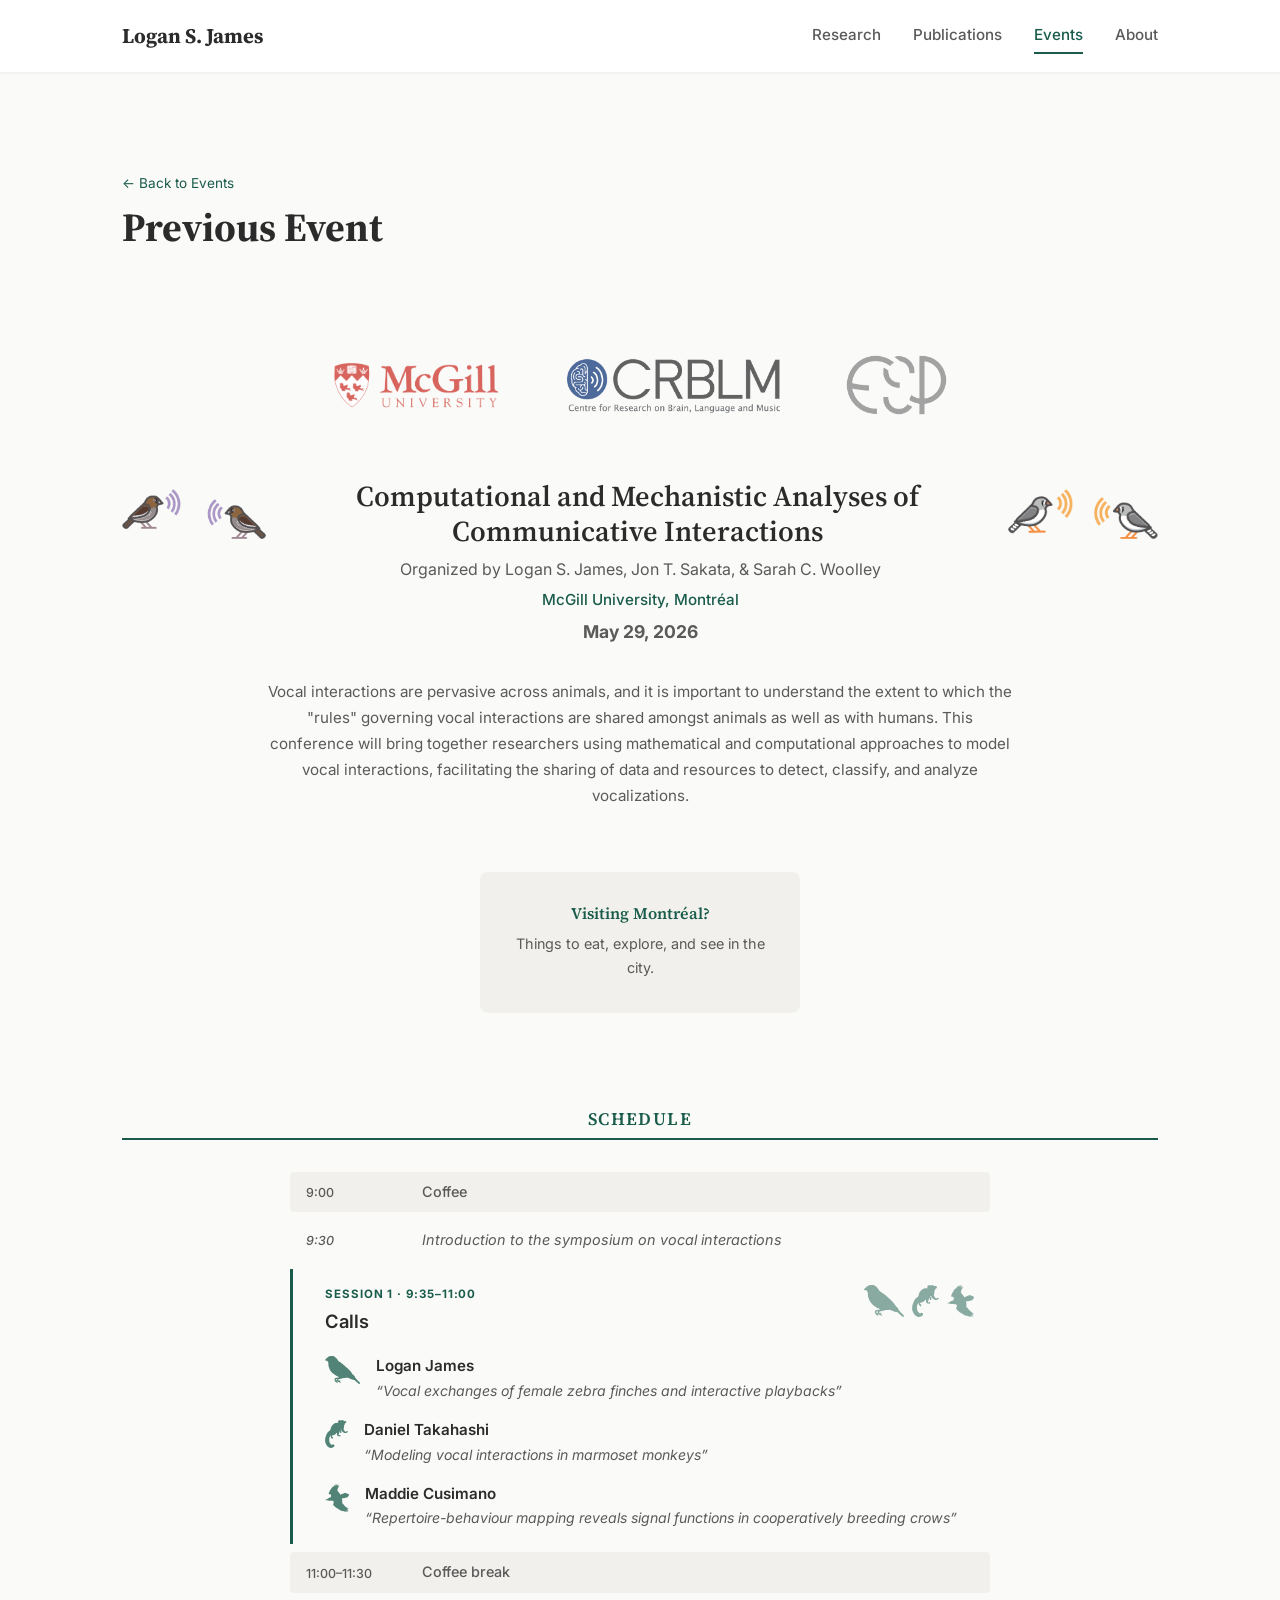
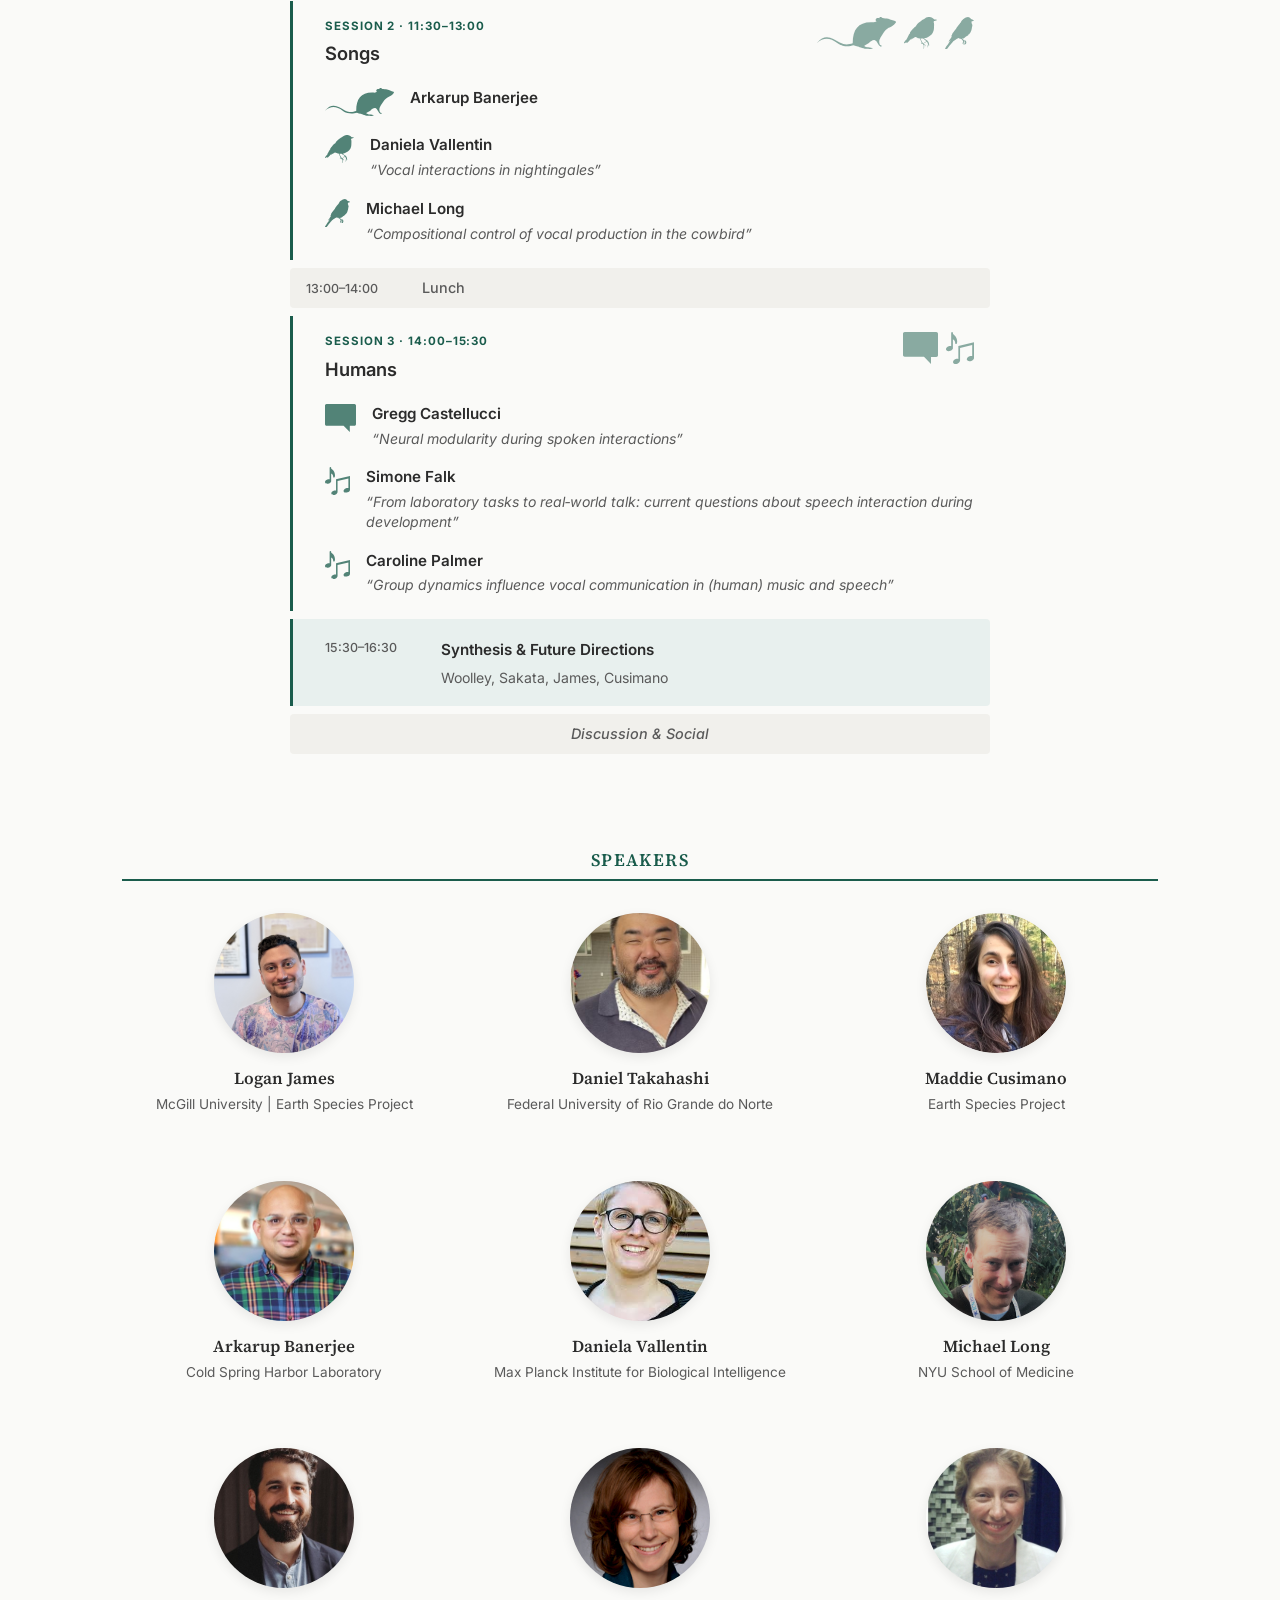
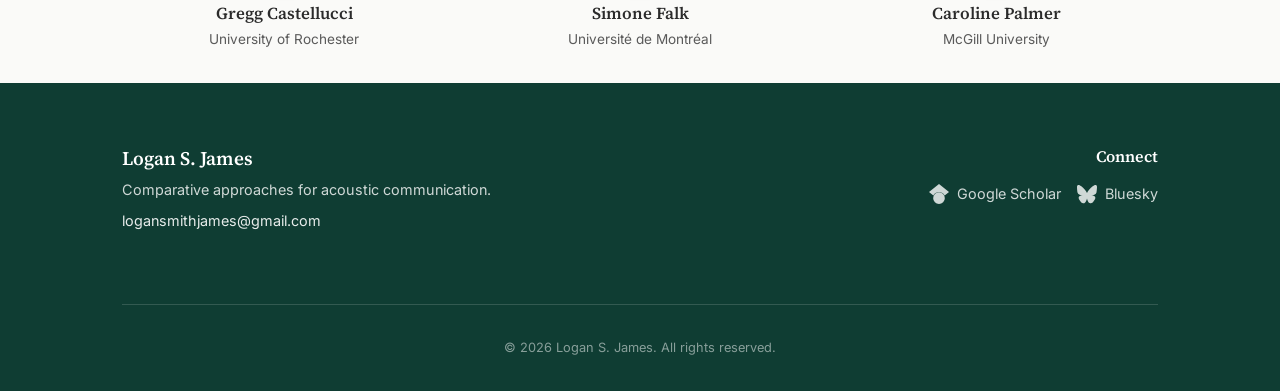
<file: symposium-2026.html>
<!DOCTYPE html>
<html lang="en">
<head>
  <meta charset="UTF-8">
  <meta name="viewport" content="width=device-width, initial-scale=1.0">
  <meta name="description" content="Symposium on Computational and Mechanistic Analyses of Communicative Interactions — organized by Logan S. James, Jon T. Sakata, and Sarah C. Woolley at McGill University, May 29, 2026.">
  <meta property="og:title" content="Symposium on Communicative Interactions (May 2026) — Logan S. James">
  <meta property="og:description" content="Symposium on computational and mechanistic analyses of communicative interactions, McGill University, May 29, 2026.">
  <meta property="og:type" content="website">
  <title>Symposium on Interactions (May 2026) — Logan S. James</title>
  <link rel="preconnect" href="https://fonts.googleapis.com">
  <link rel="preconnect" href="https://fonts.gstatic.com" crossorigin>
  <link rel="stylesheet" href="https://fonts.googleapis.com/css2?family=Inter:wght@400;500;600&family=Source+Serif+4:ital,wght@0,400;0,600;0,700;1,400&display=swap">
  <link rel="stylesheet" href="css/style.css">
</head>
<body>
  <a href="#main" class="skip-link">Skip to main content</a>

  <!-- Navbar -->
  <nav class="navbar" aria-label="Main navigation">
    <div class="container">
      <a href="index.html" class="nav-brand">Logan S. James</a>
      <button class="nav-toggle" aria-expanded="false" aria-controls="nav-menu" aria-label="Toggle navigation">
        <span></span>
        <span></span>
        <span></span>
      </button>
      <div class="nav-menu" id="nav-menu">
        <a href="index.html" class="nav-link">Research</a>
        <a href="publications.html" class="nav-link">Publications</a>
        <a href="events.html" class="nav-link active">Events</a>
        <a href="about.html" class="nav-link">About</a>
      </div>
    </div>
  </nav>

  <main id="main">
    <!-- Page Header -->
    <section class="page-header">
      <div class="container">
        <a href="events.html" class="archive-back">&larr; Back to Events</a>
        <h1>Previous Event</h1>
      </div>
    </section>

    <!-- Symposium (May 2026) -->
    <section class="section">
      <div class="container">

        <!-- Logos -->
        <div class="event-logos">
          <img src="images/events/logos/mcgill-logo.png" alt="McGill University">
          <img src="images/events/logos/crblm-logo.png" alt="CRBLM">
          <img src="images/events/logos/esp-logo.png" alt="Earth Species Project">
        </div>

        <!-- Title & Description -->
        <div class="event-header">
          <div class="event-title-row">
            <img src="images/events/BF-BF.png" alt="" class="event-title-icon event-title-icon-left" aria-hidden="true">
            <h2>Computational and Mechanistic Analyses of Communicative Interactions</h2>
            <img src="images/events/ZF-ZF.png" alt="" class="event-title-icon event-title-icon-right" aria-hidden="true">
          </div>
          <p class="event-organizers">Organized by Logan S. James, Jon T. Sakata, &amp; Sarah C. Woolley</p>
          <p class="event-location">McGill University, Montr&eacute;al</p>
          <p class="event-date">May 29, 2026</p>
        </div>

        <div class="event-description">
          <p>Vocal interactions are pervasive across animals, and it is important to understand the extent to which the "rules" governing vocal interactions are shared amongst animals as well as with humans. This conference will bring together researchers using mathematical and computational approaches to model vocal interactions, facilitating the sharing of data and resources to detect, classify, and analyze vocalizations.</p>
        </div>

        <!-- Info Cards -->
        <div class="event-info-cards event-info-cards-single">
          <a href="montreal.html" class="event-info-card event-info-card-link">
            <h3>Visiting Montr&eacute;al?</h3>
            <p>Things to eat, explore, and see in the city.</p>
          </a>
        </div>

        <!-- Schedule -->
        <div class="event-schedule-section">
          <h2 class="event-section-title">Schedule</h2>
          <div class="event-schedule">

            <!-- 9:00 Coffee -->
            <div class="sched-break">
              <span class="sched-time">9:00</span>
              <span class="sched-break-label">Coffee</span>
            </div>

            <!-- 9:30 Intro -->
            <div class="sched-intro-row">
              <span class="sched-time">9:30</span>
              <span>Introduction to the symposium on vocal interactions</span>
            </div>

            <!-- Session 1: Calls -->
            <div class="sched-session">
              <div class="sched-session-header">
                <div class="sched-session-title">
                  <span class="sched-session-label">Session 1 &middot; 9:35&ndash;11:00</span>
                  <span class="sched-session-name">Calls</span>
                </div>
                <div class="sched-session-icons" aria-hidden="true">
                  <img src="images/animals/Zebra%20finch.svg" alt="">
                  <img src="images/animals/Marmoset.svg" alt="">
                  <img src="images/animals/Raven%20-%20Corvus%20corax.svg" alt="">
                </div>
              </div>
              <div class="sched-talks">
                <div class="sched-talk">
                  <img class="sched-talk-icon" src="images/animals/Zebra%20finch.svg" alt="Zebra finch">
                  <div class="sched-talk-info">
                    <span class="sched-speaker">Logan James</span>
                    <span class="sched-title">&ldquo;Vocal exchanges of female zebra finches and interactive playbacks&rdquo;</span>
                  </div>
                </div>
                <div class="sched-talk">
                  <img class="sched-talk-icon" src="images/animals/Marmoset.svg" alt="Marmoset">
                  <div class="sched-talk-info">
                    <span class="sched-speaker">Daniel Takahashi</span>
                    <span class="sched-title">&ldquo;Modeling vocal interactions in marmoset monkeys&rdquo;</span>
                  </div>
                </div>
                <div class="sched-talk">
                  <img class="sched-talk-icon" src="images/animals/Raven%20-%20Corvus%20corax.svg" alt="Crow">
                  <div class="sched-talk-info">
                    <span class="sched-speaker">Maddie Cusimano</span>
                    <span class="sched-title">&ldquo;Repertoire-behaviour mapping reveals signal functions in cooperatively breeding crows&rdquo;</span>
                  </div>
                </div>
              </div>
            </div>

            <!-- 11:00 Coffee break -->
            <div class="sched-break">
              <span class="sched-time">11:00&ndash;11:30</span>
              <span class="sched-break-label">Coffee break</span>
            </div>

            <!-- Session 2: Songs -->
            <div class="sched-session">
              <div class="sched-session-header">
                <div class="sched-session-title">
                  <span class="sched-session-label">Session 2 &middot; 11:30&ndash;13:00</span>
                  <span class="sched-session-name">Songs</span>
                </div>
                <div class="sched-session-icons" aria-hidden="true">
                  <img src="images/animals/mouse.svg" alt="">
                  <img src="images/animals/Bird%20-%20Ficedula%20hyperythra.svg" alt="">
                  <img src="images/animals/Cowbird%20-%20Molothrus%20ater.svg" alt="">
                </div>
              </div>
              <div class="sched-talks">
                <div class="sched-talk">
                  <img class="sched-talk-icon" src="images/animals/mouse.svg" alt="Singing mouse">
                  <div class="sched-talk-info">
                    <span class="sched-speaker">Arkarup Banerjee</span>
                  </div>
                </div>
                <div class="sched-talk">
                  <img class="sched-talk-icon" src="images/animals/Bird%20-%20Ficedula%20hyperythra.svg" alt="Nightingale">
                  <div class="sched-talk-info">
                    <span class="sched-speaker">Daniela Vallentin</span>
                    <span class="sched-title">&ldquo;Vocal interactions in nightingales&rdquo;</span>
                  </div>
                </div>
                <div class="sched-talk">
                  <img class="sched-talk-icon" src="images/animals/Cowbird%20-%20Molothrus%20ater.svg" alt="Cowbird">
                  <div class="sched-talk-info">
                    <span class="sched-speaker">Michael Long</span>
                    <span class="sched-title">&ldquo;Compositional control of vocal production in the cowbird&rdquo;</span>
                  </div>
                </div>
              </div>
            </div>

            <!-- 1:00 Lunch -->
            <div class="sched-break">
              <span class="sched-time">13:00&ndash;14:00</span>
              <span class="sched-break-label">Lunch</span>
            </div>

            <!-- Session 3: Humans -->
            <div class="sched-session">
              <div class="sched-session-header">
                <div class="sched-session-title">
                  <span class="sched-session-label">Session 3 &middot; 14:00&ndash;15:30</span>
                  <span class="sched-session-name">Humans</span>
                </div>
                <div class="sched-session-icons" aria-hidden="true">
                  <img src="images/animals/Speech.svg" alt="">
                  <img src="images/animals/Music.svg" alt="">
                </div>
              </div>
              <div class="sched-talks">
                <div class="sched-talk">
                  <img class="sched-talk-icon" src="images/animals/Speech.svg" alt="Speech">
                  <div class="sched-talk-info">
                    <span class="sched-speaker">Gregg Castellucci</span>
                    <span class="sched-title">&ldquo;Neural modularity during spoken interactions&rdquo;</span>
                  </div>
                </div>
                <div class="sched-talk">
                  <img class="sched-talk-icon" src="images/animals/Music.svg" alt="Music">
                  <div class="sched-talk-info">
                    <span class="sched-speaker">Simone Falk</span>
                    <span class="sched-title">&ldquo;From laboratory tasks to real‑world talk: current questions about speech interaction during development&rdquo;</span>
                  </div>
                </div>
                <div class="sched-talk">
                  <img class="sched-talk-icon" src="images/animals/Music.svg" alt="Music">
                  <div class="sched-talk-info">
                    <span class="sched-speaker">Caroline Palmer</span>
                    <span class="sched-title">&ldquo;Group dynamics influence vocal communication in (human) music and speech&rdquo;</span>
                  </div>
                </div>
              </div>
            </div>

            <!-- Synthesis -->
            <div class="sched-synthesis">
              <span class="sched-time">15:30&ndash;16:30</span>
              <div>
                <span class="sched-synthesis-label">Synthesis &amp; Future Directions</span>
                <p class="sched-synthesis-speakers">Woolley, Sakata, James, Cusimano</p>
              </div>
            </div>

            <!-- Discussion + Social -->
            <div class="sched-break sched-social">
              <span class="sched-break-label">Discussion &amp; Social</span>
            </div>

          </div>
        </div>

        <!-- Speakers -->
        <div class="event-speakers-section">
          <h2 class="event-section-title">Speakers</h2>
          <div class="event-speakers-grid">

            <a href="https://logansjames.github.io/" class="event-speaker" target="_blank" rel="noopener">
              <div class="event-speaker-photo">
                <img src="images/events/speakers/logan-james.jpg" alt="Logan James">
              </div>
              <h3>Logan James</h3>
              <p>McGill University | Earth Species Project</p>
            </a>

            <a href="https://scholar.google.com/citations?user=DyIxrZUAAAAJ&hl=en" class="event-speaker" target="_blank" rel="noopener">
              <div class="event-speaker-photo">
                <img src="images/events/speakers/daniel-takahashi.jpg" alt="Daniel Takahashi">
              </div>
              <h3>Daniel Takahashi</h3>
              <p>Federal University of Rio Grande do Norte</p>
            </a>

            <a href="https://earthspecies.org/team/maddie-cusimano/" class="event-speaker" target="_blank" rel="noopener">
              <div class="event-speaker-photo">
                <img src="images/events/speakers/maddie-cusimano.png" alt="Maddie Cusimano">
              </div>
              <h3>Maddie Cusimano</h3>
              <p>Earth Species Project</p>
            </a>

            <a href="https://www.arkabanerjeelab.com" class="event-speaker" target="_blank" rel="noopener">
              <div class="event-speaker-photo">
                <img src="images/events/speakers/arkarup-banerjee.jpg" alt="Arkarup Banerjee">
              </div>
              <h3>Arkarup Banerjee</h3>
              <p>Cold Spring Harbor Laboratory</p>
            </a>

            <a href="https://vallentinlab.com" class="event-speaker" target="_blank" rel="noopener">
              <div class="event-speaker-photo">
                <img src="images/events/speakers/daniela-vallentin.jpg" alt="Daniela Vallentin">
              </div>
              <h3>Daniela Vallentin</h3>
              <p>Max Planck Institute for Biological Intelligence</p>
            </a>

            <a href="https://longlab.med.nyu.edu/" class="event-speaker" target="_blank" rel="noopener">
              <div class="event-speaker-photo">
                <img src="images/events/speakers/michael-long.jpeg" alt="Michael Long">
              </div>
              <h3>Michael Long</h3>
              <p>NYU School of Medicine</p>
            </a>

            <a href="https://www.sas.rochester.edu/bcs/people/faculty/castellucci_gregg/index.html" class="event-speaker" target="_blank" rel="noopener">
              <div class="event-speaker-photo">
                <img src="images/events/speakers/gregg-castellucci.jpg" alt="Gregg Castellucci">
              </div>
              <h3>Gregg Castellucci</h3>
              <p>University of Rochester</p>
            </a>

            <a href="https://recherche.umontreal.ca/english/our-researchers/professors-directory/researcher/is/in30140/" class="event-speaker" target="_blank" rel="noopener">
              <div class="event-speaker-photo">
                <img src="images/events/speakers/simone-falk.jpg" alt="Simone Falk">
              </div>
              <h3>Simone Falk</h3>
              <p>Universit&eacute; de Montr&eacute;al</p>
            </a>

            <a href="https://www.mcgill.ca/psychology/caroline-palmer" class="event-speaker" target="_blank" rel="noopener">
              <div class="event-speaker-photo">
                <img src="images/events/speakers/caroline-palmer.jpg" alt="Caroline Palmer">
              </div>
              <h3>Caroline Palmer</h3>
              <p>McGill University</p>
            </a>

          </div>
        </div>

      </div>
    </section>
  </main>

  <!-- Footer -->
  <footer class="footer">
    <div class="container">
      <div class="footer-info">
        <h3>Logan S. James</h3>
        <p>Comparative approaches for acoustic communication.</p>
        <p><a href="mailto:logansmithjames@gmail.com">logansmithjames@gmail.com</a></p>
      </div>
      <div class="footer-links">
        <h3>Connect</h3>
        <div class="social-links">
          <a href="https://scholar.google.com/citations?user=cQosjtYAAAAJ&hl=en" class="social-link" target="_blank" rel="noopener">
            <svg viewBox="0 0 24 24"><path d="M5.242 13.769L0 9.5 12 0l12 9.5-5.242 4.269C17.548 11.249 14.978 9.5 12 9.5c-2.977 0-5.548 1.748-6.758 4.269zM12 10a7 7 0 1 0 0 14 7 7 0 0 0 0-14z"/></svg>
            Google Scholar
          </a>
          <a href="https://bsky.app/profile/loganjames.bsky.social" class="social-link" target="_blank" rel="noopener">
            <svg viewBox="0 0 24 24"><path d="M12 10.8c-1.087-2.114-4.046-6.053-6.798-7.995C2.566.944 1.561 1.266.902 1.565.139 1.908 0 3.08 0 3.768c0 .69.378 5.65.624 6.479.785 2.627 3.6 3.476 6.178 3.138-4.318.665-7.245 2.315-2.137 8.072C9.571 26.072 11.225 20.1 12 17.4c.775 2.7 2.287 8.572 7.335 4.057 5.108-5.757 2.18-7.407-2.138-8.072 2.578.338 5.394-.511 6.178-3.138.246-.828.624-5.79.624-6.479 0-.688-.139-1.86-.902-2.203-.659-.3-1.664-.62-4.3 1.24C16.046 4.748 13.087 8.687 12 10.8z"/></svg>
            Bluesky
          </a>
        </div>
      </div>
      <div class="footer-bottom">
        <p>&copy; 2026 Logan S. James. All rights reserved.</p>
      </div>
    </div>
  </footer>

  <script src="js/main.js"></script>
</body>
</html>
</file>
<file: css/style.css>
/* ============================================
   Logan S. James — Personal Academic Website
   Design System & Styles
   ============================================ */

/* --- Google Fonts: loaded via <link> in each page's <head> so they download in parallel with this file --- */

/* --- Custom Properties --- */
:root {
  /* Colors */
  --color-primary: #1a5c4c;
  --color-primary-dark: #0f3d33;
  --color-primary-light: #e8f0ee;
  --color-accent: #c8553d;
  --color-accent-light: #fdf6f4;
  --color-text: #2b2b2b;
  --color-text-light: #5a5a5a;
  --color-bg: #fafaf8;
  --color-bg-alt: #f1f0ec;
  --color-white: #ffffff;
  --color-border: #d9d9d4;

  /* Typography */
  --font-heading: 'Source Serif 4', 'Georgia', serif;
  --font-body: 'Inter', 'Segoe UI', system-ui, sans-serif;

  /* Spacing */
  --space-xs: 0.25rem;
  --space-sm: 0.5rem;
  --space-md: 1rem;
  --space-lg: 2rem;
  --space-xl: 4rem;
  --space-2xl: 6rem;
  --space-3xl: 8rem;

  /* Layout */
  --max-width: 1100px;
  --nav-height: 72px;

  /* Shadows */
  --shadow-sm: 0 1px 3px rgba(0, 0, 0, 0.06);
  --shadow-md: 0 4px 12px rgba(0, 0, 0, 0.08);
  --shadow-lg: 0 8px 30px rgba(0, 0, 0, 0.1);

  /* Borders */
  --radius-sm: 4px;
  --radius-md: 8px;
  --radius-lg: 12px;
}

/* --- Reset --- */
*,
*::before,
*::after {
  box-sizing: border-box;
  margin: 0;
  padding: 0;
}

html {
  scroll-behavior: smooth;
}

body {
  font-family: var(--font-body);
  font-size: 1.05rem;
  color: var(--color-text);
  background-color: var(--color-bg);
  line-height: 1.7;
  -webkit-font-smoothing: antialiased;
}

img {
  max-width: 100%;
  height: auto;
  display: block;
}

a {
  color: var(--color-primary);
  text-decoration: none;
  transition: color 0.2s ease;
}

a:hover {
  color: var(--color-primary-dark);
}

h1, h2, h3, h4 {
  font-family: var(--font-heading);
  line-height: 1.2;
  color: var(--color-text);
}

h1 {
  font-size: clamp(1.8rem, 3.5vw, 2.5rem);
  font-weight: 700;
}

h2 {
  font-size: clamp(1.4rem, 2.5vw, 1.8rem);
  font-weight: 600;
}

h3 {
  font-size: clamp(1.1rem, 2vw, 1.3rem);
  font-weight: 600;
}

ul, ol {
  list-style: none;
}

/* --- Skip to Content --- */
.skip-link {
  position: absolute;
  top: -100%;
  left: 0;
  padding: var(--space-sm) var(--space-md);
  background: var(--color-primary);
  color: var(--color-white);
  z-index: 1000;
  font-size: 0.9rem;
}

.skip-link:focus {
  top: 0;
}

/* --- Layout Utilities --- */
.container {
  width: 100%;
  max-width: var(--max-width);
  margin: 0 auto;
  padding: 0 var(--space-lg);
}

.section {
  padding: var(--space-lg) 0;
}

.section-alt {
  background-color: var(--color-bg-alt);
}

.section-header {
  text-align: center;
  margin-bottom: var(--space-lg);
}

.section-header h2 {
  margin-bottom: var(--space-sm);
}

.section-header::after {
  content: '';
  display: block;
  width: 40px;
  height: 2px;
  background: var(--color-primary);
  margin: var(--space-md) auto 0;
}

/* --- Announcement Banner --- */
.announcement-stack {
  position: fixed;
  top: var(--nav-height);
  left: 0;
  right: 0;
  z-index: 99;
}

.announcement-banner {
  background: var(--color-primary);
  color: var(--color-white);
  font-size: 0.88rem;
  padding: var(--space-sm) 0;
}

.announcement-banner + .announcement-banner {
  border-top: 1px solid rgba(255, 255, 255, 0.25);
}

.announcement-banner .container {
  display: flex;
  align-items: center;
  justify-content: center;
  gap: var(--space-md);
}

.announcement-banner p {
  margin: 0;
  text-align: center;
}

.announcement-banner a {
  color: var(--color-white);
  font-weight: 600;
  text-decoration: underline;
  text-underline-offset: 2px;
  margin-left: var(--space-sm);
}

.announcement-banner a:hover {
  color: rgba(255, 255, 255, 0.85);
}

.announcement-close {
  background: none;
  border: none;
  color: var(--color-white);
  font-size: 1.2rem;
  cursor: pointer;
  opacity: 0.7;
  transition: opacity 0.2s ease;
  padding: 0 var(--space-xs);
  line-height: 1;
  flex-shrink: 0;
}

.announcement-close:hover {
  opacity: 1;
}

/* --- Navbar --- */
.navbar {
  position: fixed;
  top: 0;
  left: 0;
  right: 0;
  height: var(--nav-height);
  background: var(--color-white);
  box-shadow: var(--shadow-sm);
  z-index: 100;
  transition: height 0.3s ease, box-shadow 0.3s ease;
  display: flex;
  align-items: center;
}

.navbar.scrolled {
  height: 56px;
  box-shadow: var(--shadow-md);
}

.navbar .container {
  display: flex;
  align-items: center;
  justify-content: space-between;
}

.nav-brand {
  font-family: var(--font-heading);
  font-size: 1.3rem;
  font-weight: 700;
  color: var(--color-text);
  text-decoration: none;
}

.nav-brand:hover {
  color: var(--color-primary);
}

.nav-menu {
  display: flex;
  align-items: center;
  gap: var(--space-lg);
}

.nav-link {
  font-size: 0.95rem;
  font-weight: 500;
  color: var(--color-text-light);
  text-decoration: none;
  padding: var(--space-xs) 0;
  border-bottom: 2px solid transparent;
  transition: color 0.2s ease, border-color 0.2s ease;
}

.nav-link:hover,
.nav-link.active {
  color: var(--color-primary);
  border-bottom-color: var(--color-primary);
}

.nav-toggle {
  display: none;
  flex-direction: column;
  gap: 5px;
  background: none;
  border: none;
  cursor: pointer;
  padding: var(--space-sm);
}

.nav-toggle span {
  display: block;
  width: 24px;
  height: 2px;
  background: var(--color-text);
  transition: transform 0.3s ease, opacity 0.3s ease;
}

.nav-toggle[aria-expanded="true"] span:nth-child(1) {
  transform: rotate(45deg) translate(5px, 5px);
}

.nav-toggle[aria-expanded="true"] span:nth-child(2) {
  opacity: 0;
}

.nav-toggle[aria-expanded="true"] span:nth-child(3) {
  transform: rotate(-45deg) translate(5px, -5px);
}

/* --- Buttons --- */
.btn {
  display: inline-block;
  padding: 0.75rem 1.5rem;
  border-radius: var(--radius-sm);
  font-family: var(--font-body);
  font-weight: 500;
  font-size: 0.95rem;
  text-decoration: none;
  transition: all 0.2s ease;
  cursor: pointer;
  border: none;
}

.btn-primary {
  background: var(--color-primary);
  color: var(--color-white);
}

.btn-primary:hover {
  background: var(--color-primary-dark);
  color: var(--color-white);
}

.btn-outline {
  background: transparent;
  border: 2px solid var(--color-primary);
  color: var(--color-primary);
}

.btn-outline:hover {
  background: var(--color-primary);
  color: var(--color-white);
}

.btn-sm {
  padding: 0.4rem 0.9rem;
  font-size: 0.85rem;
}

/* --- Hero Section --- */
.hero {
  min-height: 100vh;
  display: flex;
  align-items: center;
  padding-top: calc(var(--nav-height) + 40px);
  position: relative;
  overflow: hidden;
}

.hero::before {
  content: '';
  position: absolute;
  bottom: 0;
  left: 0;
  right: 0;
  height: 70%;
  background: url('../images/leaves/4025565.jpg') center bottom / 100% auto no-repeat;
  opacity: 0.15;
  z-index: 0;
  pointer-events: none;
  -webkit-mask-image: linear-gradient(to bottom, transparent 0%, black 30%);
  mask-image: linear-gradient(to bottom, transparent 0%, black 30%);
}

.hero::after {
  content: '';
  position: absolute;
  top: 0;
  right: -10%;
  width: 60%;
  height: 100%;
  background: var(--color-primary-light);
  opacity: 0.3;
  clip-path: polygon(30% 0%, 100% 0%, 100% 100%, 10% 100%);
  z-index: 0;
}

.hero .container {
  display: grid;
  grid-template-columns: 1.2fr 0.8fr;
  gap: var(--space-xl);
  align-items: center;
  position: relative;
  z-index: 1;
}

.hero-eyebrow {
  font-family: var(--font-body);
  font-size: 0.85rem;
  font-weight: 600;
  text-transform: uppercase;
  letter-spacing: 0.12em;
  color: var(--color-primary);
  margin-bottom: var(--space-xs);
}

.hero-affiliations {
  font-family: var(--font-body);
  font-size: 0.9rem;
  font-weight: 500;
  color: var(--color-text-light);
  margin-bottom: var(--space-md);
}

.hero-title {
  font-family: var(--font-heading);
  font-size: clamp(2.4rem, 5vw, 3.5rem);
  font-weight: 700;
  color: var(--color-text);
  margin-bottom: var(--space-md);
  line-height: 1.1;
}

.hero-subtitle {
  font-family: var(--font-heading);
  font-style: italic;
  font-size: clamp(1.1rem, 2vw, 1.35rem);
  color: var(--color-text-light);
  margin-bottom: var(--space-lg);
  line-height: 1.5;
}

.hero-actions {
  display: flex;
  gap: var(--space-md);
  flex-wrap: wrap;
}

.hero-image {
  position: relative;
}

.hero-image img,
.hero-image .image-placeholder {
  width: 100%;
  aspect-ratio: 4 / 5;
  object-fit: cover;
  border-radius: var(--radius-lg);
  box-shadow: var(--shadow-lg);
}

/* Soft edge fade on hero illustration only */
.hero-image img {
  -webkit-mask-image: radial-gradient(ellipse 85% 80% at center, black 50%, transparent 100%);
  mask-image: radial-gradient(ellipse 85% 80% at center, black 50%, transparent 100%);
  box-shadow: none;
}

/* Decorative leaf accents — hidden on hero since we use background image now */
.hero-decor {
  display: none;
}

/* --- Individual Leaf Accents --- */
.leaf-accent {
  position: absolute;
  pointer-events: none;
  z-index: 0;
  opacity: 0.12;
}

/* Monstera behind headshot on hero */
.hero-image {
  z-index: 1;
}

.hero-image .leaf-accent {
  width: 180px;
  height: auto;
  opacity: 0.35;
}

.hero-image .leaf-accent-1 {
  top: -20px;
  right: -20px;
  transform: rotate(25deg);
}

.hero-image .leaf-accent-2 {
  bottom: -10px;
  left: -25px;
  transform: rotate(-15deg) scaleX(-1);
}

/* Corner accents on page headers — positioned relative to the container */
.page-header {
  position: relative;
}

.page-header .container {
  position: relative;
}

.page-header .leaf-accent {
  width: 130px;
  height: auto;
}

.page-header .leaf-accent-right {
  top: 10px;
  right: -60px;
  transform: rotate(20deg);
  opacity: 0.2;
}

.page-header .leaf-accent-left {
  top: 5px;
  left: -60px;
  transform: rotate(-25deg) scaleX(-1);
  opacity: 0.16;
}

/* Section accent leaves */
.section-leaf {
  position: relative;
}

.section-leaf .leaf-accent {
  width: 120px;
  height: auto;
}

.section-leaf .leaf-accent-corner {
  top: -20px;
  right: -10px;
  transform: rotate(30deg);
  opacity: 0.07;
}

@media (max-width: 768px) {
  .leaf-accent {
    display: none;
  }
}

/* --- Leaf Divider --- */
.leaf-divider {
  display: flex;
  align-items: center;
  justify-content: center;
  gap: var(--space-md);
  padding: var(--space-lg) 0;
  color: var(--color-primary);
  opacity: 0.3;
}

.leaf-divider svg {
  width: 24px;
  height: 24px;
}

.leaf-divider::before,
.leaf-divider::after {
  content: '';
  flex: 1;
  max-width: 80px;
  height: 1px;
  background: var(--color-primary);
}

/* --- Research Overview Icon --- */
.research-overview-icon {
  text-align: center;
  margin-bottom: var(--space-xl);
}

.research-overview-icon img {
  max-width: 280px;
  margin: 0 auto;
}

/* --- Research Areas (zigzag layout) --- */
.research-area {
  display: grid;
  grid-template-columns: 1fr 1fr;
  gap: var(--space-xl);
  align-items: center;
  padding: var(--space-xl) 0;
  border-bottom: 1px solid var(--color-border);
}

.research-area:last-child {
  border-bottom: none;
  padding-bottom: 0;
}

.research-area:first-child {
  padding-top: 0;
}

/* Alternate: even rows flip figure/text */
.research-area:nth-child(even) .research-area-text {
  order: 2;
}

.research-area:nth-child(even) .research-area-figures {
  order: 1;
}

.research-area-text h3 {
  font-size: 1.3rem;
  margin-bottom: var(--space-sm);
  color: var(--color-text);
}

.research-area-text h3 .area-species {
  display: block;
  font-family: var(--font-body);
  font-size: 0.8rem;
  font-weight: 500;
  color: var(--color-primary);
  text-transform: uppercase;
  letter-spacing: 0.08em;
  margin-bottom: var(--space-xs);
}

.research-area-text p {
  font-size: 0.95rem;
  color: var(--color-text-light);
  margin-bottom: var(--space-md);
  line-height: 1.7;
}

.research-area-papers {
  display: flex;
  flex-direction: column;
  gap: var(--space-xs);
}

.research-area-papers a {
  font-size: 0.85rem;
  font-weight: 500;
  color: var(--color-primary);
  display: inline-flex;
  align-items: center;
  gap: 0.3em;
  transition: color 0.2s ease;
}

.research-area-papers a:hover {
  color: var(--color-primary-dark);
}

.research-area-papers a::after {
  content: ' \2192';
}

.research-area-cta {
  display: inline-block;
  margin-top: var(--space-md);
  padding: var(--space-sm) var(--space-md);
  border-left: 3px solid var(--color-primary);
  background: var(--color-primary-light);
  border-radius: 0 var(--radius-sm) var(--radius-sm) 0;
  font-size: 0.88rem;
  color: var(--color-text);
  text-decoration: none;
  transition: background 0.2s ease;
}

.research-area-cta strong {
  color: var(--color-primary);
  font-weight: 600;
}

.research-area-cta::after {
  content: ' \2192';
  color: var(--color-primary);
}

.research-area-cta:hover {
  background: #d9e8e4;
  color: var(--color-text);
}

/* Research figures */
.research-area-figures {
  display: flex;
  gap: var(--space-sm);
  flex-wrap: wrap;
}

.research-fig {
  border-radius: var(--radius-md);
  overflow: hidden;
  box-shadow: var(--shadow-sm);
  background: var(--color-white);
  cursor: pointer;
  transition: transform 0.2s ease, box-shadow 0.2s ease;
  flex: 1 1 0;
  min-width: 0;
}

.research-fig:hover {
  transform: translateY(-2px);
  box-shadow: var(--shadow-md);
}

.research-fig img {
  width: 100%;
  height: auto;
  display: block;
  max-height: 220px;
  object-fit: cover;
  object-position: top;
}

.research-fig figcaption {
  font-size: 0.7rem;
  color: var(--color-text-light);
  padding: var(--space-xs) var(--space-sm);
  line-height: 1.3;
  border-top: 1px solid var(--color-border);
}

/* Press logos inline with research area */
.research-area-press {
  display: flex;
  align-items: center;
  gap: var(--space-sm);
  margin-top: var(--space-sm);
  padding-top: var(--space-sm);
  border-top: 1px solid var(--color-border);
}

.research-area-press span {
  font-size: 0.75rem;
  color: var(--color-text-light);
  font-weight: 500;
  white-space: nowrap;
}

.research-area-press a {
  display: inline-flex;
  align-items: center;
  opacity: 0.55;
  transition: opacity 0.2s ease;
}

.research-area-press a:hover {
  opacity: 1;
}

.research-area-press a img {
  height: 16px;
  width: auto;
  object-fit: contain;
}

.research-area-press a.press-link-square img {
  height: 20px;
  border-radius: 3px;
}

/* Detailed square logos need extra height to stay legible */
.research-area-press a.press-link-tall img {
  height: 28px;
}

@media (max-width: 768px) {
  .research-area {
    grid-template-columns: 1fr;
    gap: var(--space-lg);
  }

  .research-area:nth-child(even) .research-area-text {
    order: 1;
  }

  .research-area:nth-child(even) .research-area-figures {
    order: 2;
  }

  .research-overview-icon img {
    max-width: 200px;
  }
}

/* --- Study Species Gallery --- */
.species-gallery {
  display: grid;
  grid-template-columns: repeat(5, 1fr);
  gap: var(--space-md);
}

.species-card {
  border-radius: var(--radius-md);
  overflow: hidden;
  background: var(--color-white);
  box-shadow: var(--shadow-sm);
  transition: transform 0.2s ease, box-shadow 0.2s ease;
}

.species-card:hover {
  transform: translateY(-3px);
  box-shadow: var(--shadow-md);
}

.species-card-img {
  aspect-ratio: 1;
  overflow: hidden;
}

.species-card-img img {
  width: 100%;
  height: 100%;
  object-fit: cover;
  transition: transform 0.4s ease;
}

.species-card:hover .species-card-img img {
  transform: scale(1.05);
}

.species-card-info {
  padding: var(--space-sm) var(--space-md);
}

.species-card-info h3 {
  font-size: 0.9rem;
  font-weight: 600;
  margin-bottom: 0;
  line-height: 1.3;
}

.species-card-latin {
  font-size: 0.75rem;
  font-style: italic;
  color: var(--color-text-light);
  margin-bottom: 0;
}

.species-card-credit {
  font-size: 0.65rem;
  color: var(--color-text-light);
  opacity: 0.7;
  margin-top: var(--space-xs);
  margin-bottom: 0;
}

@media (max-width: 1024px) {
  .species-gallery {
    grid-template-columns: repeat(3, 1fr);
  }
}

@media (max-width: 480px) {
  .species-gallery {
    grid-template-columns: repeat(2, 1fr);
  }
}

/* --- Photo Gallery --- */
.photo-gallery {
  columns: 3;
  column-gap: var(--space-md);
}

.gallery-item {
  position: relative;
  break-inside: avoid;
  margin-bottom: var(--space-md);
  border-radius: var(--radius-md);
  overflow: hidden;
  cursor: pointer;
}

.gallery-item img {
  width: 100%;
  height: auto;
  display: block;
  transition: transform 0.4s ease;
}

.gallery-item:hover img {
  transform: scale(1.03);
}

.gallery-caption {
  position: absolute;
  bottom: 0;
  left: 0;
  right: 0;
  padding: var(--space-lg) var(--space-md) var(--space-sm);
  background: linear-gradient(to top, rgba(0, 0, 0, 0.65) 0%, transparent 100%);
  color: var(--color-white);
  font-size: 0.8rem;
  font-weight: 500;
  opacity: 0;
  transform: translateY(4px);
  transition: opacity 0.3s ease, transform 0.3s ease;
}

.gallery-item:hover .gallery-caption {
  opacity: 1;
  transform: translateY(0);
}

/* Gallery lightbox */
.gallery-lightbox {
  display: none;
  position: fixed;
  top: 0;
  left: 0;
  right: 0;
  bottom: 0;
  background: rgba(0, 0, 0, 0.9);
  z-index: 200;
  align-items: center;
  justify-content: center;
  padding: var(--space-lg);
  cursor: pointer;
}

.gallery-lightbox.active {
  display: flex;
}

.gallery-lightbox img {
  max-width: 90vw;
  max-height: 85vh;
  object-fit: contain;
  border-radius: var(--radius-sm);
}

.gallery-lightbox-caption {
  position: absolute;
  bottom: var(--space-lg);
  left: 50%;
  transform: translateX(-50%);
  color: rgba(255, 255, 255, 0.85);
  font-size: 0.9rem;
  font-weight: 500;
  text-align: center;
  max-width: 600px;
}

.gallery-lightbox-close {
  position: absolute;
  top: var(--space-md);
  right: var(--space-lg);
  background: none;
  border: none;
  color: var(--color-white);
  font-size: 2rem;
  cursor: pointer;
  opacity: 0.7;
  transition: opacity 0.2s ease;
  line-height: 1;
}

.gallery-lightbox-close:hover {
  opacity: 1;
}

@media (max-width: 1024px) {
  .photo-gallery {
    columns: 2;
  }
}

@media (max-width: 480px) {
  .photo-gallery {
    columns: 1;
  }
}

/* --- Publications Page --- */
.page-header {
  padding-top: calc(var(--nav-height) + var(--space-2xl));
  padding-bottom: var(--space-xl);
}

.page-header h1 {
  margin-bottom: var(--space-sm);
}

.page-header p {
  color: var(--color-text-light);
  font-size: 1.05rem;
}

.page-header p a {
  font-weight: 500;
}

.pub-note {
  font-size: 0.75rem;
  color: var(--color-text-light);
  font-style: italic;
}

/* Publication Sections */
.pub-section {
  margin-bottom: var(--space-xl);
}

.pub-section-title {
  font-size: 1.1rem;
  font-weight: 600;
  color: var(--color-primary);
  text-transform: uppercase;
  letter-spacing: 0.08em;
  padding-bottom: var(--space-sm);
  border-bottom: 2px solid var(--color-primary);
  margin-bottom: var(--space-lg);
}

/* Publication Items */
.pub-item {
  display: grid;
  grid-template-columns: 2.5rem 1fr;
  gap: var(--space-md);
  padding: var(--space-md) 0;
  border-bottom: 1px solid var(--color-border);
}

.pub-item:last-child {
  border-bottom: none;
}

.pub-number {
  font-family: var(--font-heading);
  font-weight: 600;
  color: var(--color-text-light);
  font-size: 0.95rem;
  padding-top: 2px;
}

.pub-title {
  font-family: var(--font-heading);
  font-size: 1.05rem;
  font-weight: 600;
  margin-bottom: var(--space-xs);
  line-height: 1.4;
}

.pub-authors {
  font-size: 0.9rem;
  color: var(--color-text-light);
  margin-bottom: var(--space-xs);
}

.pub-authors strong {
  color: var(--color-text);
}

.pub-journal {
  font-size: 0.9rem;
  color: var(--color-text-light);
  margin-bottom: var(--space-sm);
}

.pub-link {
  display: inline-block;
  padding: 0.2rem 0.6rem;
  font-size: 0.8rem;
  font-weight: 500;
  color: var(--color-primary);
  border: 1px solid var(--color-primary);
  border-radius: var(--radius-sm);
  transition: all 0.2s ease;
}

.pub-link:hover {
  background: var(--color-primary);
  color: var(--color-white);
}

.pub-link-featured {
  background: var(--color-primary-dark);
  border-color: var(--color-primary-dark);
  color: var(--color-white);
}

.pub-link-featured:hover {
  background: var(--color-primary);
  border-color: var(--color-primary);
}

/* Publication with journal cover */
.pub-item-with-cover {
  grid-template-columns: 2.5rem 1fr auto;
}

.pub-cover {
  width: 80px;
  height: auto;
  border-radius: var(--radius-sm);
  box-shadow: var(--shadow-sm);
  align-self: center;
}

/* Press coverage icons */
.pub-links {
  display: flex;
  gap: var(--space-sm);
  align-items: center;
  flex-wrap: wrap;
}

.press-divider {
  width: 1px;
  height: 16px;
  background: var(--color-border);
  margin: 0 var(--space-xs);
}

.press-link {
  display: inline-flex;
  align-items: center;
  opacity: 0.6;
  transition: opacity 0.2s ease;
}

.press-link:hover {
  opacity: 1;
}

.press-link img {
  height: 18px;
  width: auto;
  object-fit: contain;
}

.press-link-square img {
  height: 22px;
  border-radius: 3px;
}

.press-link-tall img {
  height: 30px;
}

@media (max-width: 768px) {
  .pub-item-with-cover {
    grid-template-columns: 2rem 1fr;
  }

  .pub-cover {
    grid-column: 1 / -1;
    width: 60px;
    margin-top: var(--space-sm);
  }
}

/* --- About Page --- */
.about-intro {
  display: grid;
  grid-template-columns: 300px 1fr;
  gap: var(--space-xl);
  align-items: start;
  margin-bottom: var(--space-2xl);
}

.about-photo {
  position: relative;
}

.about-photo img,
.about-photo .image-placeholder {
  width: 100%;
  aspect-ratio: 1;
  object-fit: cover;
  border-radius: var(--radius-md);
  box-shadow: var(--shadow-md);
}

.about-bio p {
  margin-bottom: var(--space-md);
}

.about-bio p:first-child {
  font-size: 1.1rem;
}

/* Wavelength logo in bio */
.wavelength-logo-link {
  display: inline-block;
  text-decoration: none;
}
.wavelength-logo {
  display: block;
  height: 72px;
  width: auto;
  margin-top: 0.15rem;
  opacity: 0.85;
  transition: opacity 0.2s ease;
}
.wavelength-logo-link:hover .wavelength-logo {
  opacity: 1;
}

/* CV Download */
.cv-download {
  text-align: center;
  padding: var(--space-xl) 0;
  margin-top: var(--space-lg);
  border-top: 1px solid var(--color-border);
}

/* --- Footer --- */
.footer {
  background: var(--color-primary-dark);
  color: rgba(255, 255, 255, 0.8);
  padding: var(--space-xl) 0 var(--space-lg);
}

.footer .container {
  display: grid;
  grid-template-columns: 1fr 1fr;
  gap: var(--space-xl);
}

.footer-info h3 {
  color: var(--color-white);
  font-size: 1.2rem;
  margin-bottom: var(--space-sm);
}

.footer-info p {
  font-size: 0.9rem;
  margin-bottom: var(--space-sm);
  line-height: 1.6;
}

.footer-info a {
  color: rgba(255, 255, 255, 0.9);
}

.footer-info a:hover {
  color: var(--color-white);
}

.footer-links {
  text-align: right;
}

.footer-links h3 {
  color: var(--color-white);
  font-size: 1rem;
  margin-bottom: var(--space-md);
}

.social-links {
  display: flex;
  justify-content: flex-end;
  gap: var(--space-md);
}

.social-link {
  display: flex;
  align-items: center;
  gap: var(--space-sm);
  color: rgba(255, 255, 255, 0.8);
  font-size: 0.9rem;
  transition: color 0.2s ease;
}

.social-link:hover {
  color: var(--color-white);
}

.social-link svg {
  width: 20px;
  height: 20px;
  fill: currentColor;
}

.footer-bottom {
  grid-column: 1 / -1;
  text-align: center;
  padding-top: var(--space-lg);
  border-top: 1px solid rgba(255, 255, 255, 0.15);
  font-size: 0.8rem;
  color: rgba(255, 255, 255, 0.5);
}

/* --- Events Page --- */
.event-logos {
  display: flex;
  align-items: center;
  justify-content: center;
  gap: var(--space-xl);
  margin-bottom: var(--space-xl);
  flex-wrap: wrap;
}

.event-logos img {
  height: 60px;
  width: auto;
  object-fit: contain;
  opacity: 0.8;
}

.event-logos img.event-logo-wide {
  height: 42px;
}

/* --- Conversation Consortium --- */
.cc-intro {
  display: grid;
  grid-template-columns: 1.15fr 1fr;
  gap: var(--space-xl);
  align-items: start;
  margin-bottom: var(--space-2xl);
}

.cc-intro-side {
  display: flex;
  flex-direction: column;
  gap: var(--space-lg);
}

.cc-eyebrow {
  font-size: 0.8rem;
  font-weight: 600;
  text-transform: uppercase;
  letter-spacing: 0.08em;
  color: var(--color-accent);
  margin-bottom: var(--space-xs);
}

.cc-intro-text h2 {
  font-size: clamp(1.8rem, 3.2vw, 2.4rem);
  margin-bottom: var(--space-md);
}

.cc-intro-text > p {
  font-size: 0.95rem;
  line-height: 1.7;
  color: var(--color-text-light);
  margin-bottom: var(--space-md);
}

.cc-basis a {
  font-weight: 600;
}

.cc-refs {
  margin-top: var(--space-lg);
  padding-top: var(--space-md);
  border-top: 1px solid var(--color-border);
}

.cc-refs h3 {
  font-family: var(--font-body);
  font-size: 0.8rem;
  text-transform: uppercase;
  letter-spacing: 0.08em;
  color: var(--color-text-light);
  margin-bottom: var(--space-sm);
}

.cc-refs p {
  font-size: 0.82rem;
  color: var(--color-text-light);
  line-height: 1.5;
  margin-bottom: var(--space-sm);
  padding-left: 1.2em;
  text-indent: -1.2em;
}

.cc-intro-logo {
  width: 100%;
  height: auto;
}

.cc-workshop {
  margin-bottom: var(--space-2xl);
}

.cc-formula {
  display: grid;
  grid-template-columns: auto 1fr;
  gap: var(--space-xs) var(--space-md);
  font-family: var(--font-heading);
  font-size: 0.95rem;
  color: var(--color-text);
  background: var(--color-bg-alt);
  border-radius: var(--radius-sm);
  padding: var(--space-sm) var(--space-md);
  margin-bottom: var(--space-sm);
}

.cc-formula-cond {
  color: var(--color-text-light);
}

.cc-metrics {
  display: grid;
  grid-template-columns: 1fr 1fr;
  gap: var(--space-lg);
}

.cc-metric {
  background: var(--color-white);
  border: 1px solid var(--color-border);
  border-radius: var(--radius-md);
  padding: var(--space-lg);
  display: flex;
  flex-direction: column;
}

.cc-metric h3 {
  display: flex;
  align-items: center;
  gap: var(--space-sm);
  margin-bottom: var(--space-md);
}

.cc-metric-num {
  display: inline-flex;
  align-items: center;
  justify-content: center;
  width: 1.7rem;
  height: 1.7rem;
  border-radius: 50%;
  background: var(--color-primary);
  color: var(--color-white);
  font-family: var(--font-body);
  font-size: 0.85rem;
}

.cc-metric img {
  width: 100%;
  height: auto;
  margin: auto 0 var(--space-md);
}

.cc-metric figcaption {
  font-size: 0.88rem;
  line-height: 1.6;
  color: var(--color-text-light);
}

.cc-contact {
  text-align: center;
  padding: var(--space-lg);
  background: var(--color-primary-light);
  border-radius: var(--radius-lg);
}

.cc-contact h2 {
  font-size: 1.4rem;
  margin-bottom: var(--space-sm);
}

.cc-contact p {
  font-size: 0.9rem;
  line-height: 1.65;
  color: var(--color-text-light);
  margin-bottom: var(--space-md);
}

.cc-contact-actions {
  display: flex;
  flex-direction: column;
  align-items: center;
  gap: var(--space-sm);
}

.cc-contact-email {
  font-size: 0.82rem;
  color: var(--color-text-light);
}

.cc-contact-email:hover {
  color: var(--color-primary);
}

/* --- Previous Events dropdown --- */
.prev-events {
  position: relative;
  display: inline-block;
  margin-top: var(--space-sm);
  z-index: 10;
}

.prev-events summary {
  cursor: pointer;
  list-style: none;
  display: inline-flex;
  align-items: center;
  gap: 0.35rem;
  font-size: 0.8rem;
  font-weight: 600;
  text-transform: uppercase;
  letter-spacing: 0.08em;
  color: var(--color-text-light);
  padding: 0.3rem 0.7rem;
  border: 1px solid var(--color-border);
  border-radius: var(--radius-sm);
  background: var(--color-white);
}

.prev-events summary::-webkit-details-marker {
  display: none;
}

.prev-events summary::after {
  content: '\25BE';
  font-size: 0.85em;
  transition: transform 0.2s ease;
}

.prev-events[open] summary::after {
  transform: rotate(180deg);
}

.prev-events summary:hover {
  color: var(--color-primary);
  border-color: var(--color-primary);
}

.prev-events-menu {
  position: absolute;
  top: calc(100% + 6px);
  left: 0;
  width: max-content;
  max-width: calc(100vw - 2 * var(--space-lg));
  background: var(--color-white);
  border: 1px solid var(--color-border);
  border-radius: var(--radius-md);
  box-shadow: var(--shadow-md);
  padding: var(--space-xs);
}

.prev-event-link {
  display: flex;
  align-items: center;
  gap: var(--space-md);
  padding: var(--space-sm) var(--space-md);
  border-radius: var(--radius-sm);
  text-decoration: none;
  color: var(--color-text);
}

.prev-event-link:hover {
  background: var(--color-primary-light);
  color: var(--color-text);
}

.prev-event-link img {
  height: 32px;
  width: auto;
  flex-shrink: 0;
}

.prev-event-date {
  display: block;
  font-size: 0.75rem;
  color: var(--color-text-light);
}

.prev-event-name {
  display: block;
  font-weight: 500;
  font-size: 0.92rem;
  white-space: nowrap;
}

.archive-back {
  display: inline-block;
  font-size: 0.85rem;
  margin-bottom: var(--space-sm);
  text-decoration: none;
}

.event-header {
  text-align: center;
  margin-bottom: var(--space-lg);
}

.event-title-row {
  display: flex;
  align-items: center;
  justify-content: center;
  gap: var(--space-lg);
  margin-bottom: var(--space-sm);
}

.event-title-icon {
  width: auto;
  height: 50px;
  flex-shrink: 0;
  opacity: 0.85;
}

.event-header h2 {
  font-size: clamp(1.4rem, 2.5vw, 1.8rem);
  margin-bottom: 0;
}

.event-organizers {
  font-size: 1rem;
  color: var(--color-text-light);
  margin-bottom: var(--space-xs);
}

.event-location {
  font-size: 0.95rem;
  color: var(--color-primary);
  font-weight: 500;
  margin-bottom: var(--space-xs);
}

.event-date {
  font-size: 1.1rem;
  color: var(--color-text-light);
  font-weight: 700;
}

.event-description {
  max-width: 750px;
  margin: 0 auto var(--space-xl);
  text-align: center;
  font-size: 0.95rem;
  color: var(--color-text-light);
  line-height: 1.7;
}

.event-info-cards {
  display: grid;
  grid-template-columns: repeat(3, 1fr);
  gap: var(--space-lg);
  max-width: 820px;
  margin: 0 auto var(--space-2xl);
}

.event-info-cards-single {
  grid-template-columns: 1fr;
  max-width: 320px;
}

.event-info-card {
  background: var(--color-bg-alt);
  border-radius: var(--radius-md);
  padding: var(--space-lg);
  text-align: center;
}

.event-info-card-link {
  text-decoration: none;
  color: inherit;
  transition: transform 0.2s ease, box-shadow 0.2s ease;
  cursor: pointer;
}

.event-info-card-link:hover {
  transform: translateY(-2px);
  box-shadow: var(--shadow-md);
  color: inherit;
}

.event-info-card h3 {
  font-size: 1rem;
  margin-bottom: var(--space-sm);
  color: var(--color-primary);
}

.event-info-card p {
  font-size: 0.9rem;
  color: var(--color-text-light);
}

.event-section-title {
  text-align: center;
  margin-bottom: var(--space-lg);
  font-size: 1.1rem;
  font-weight: 600;
  color: var(--color-primary);
  text-transform: uppercase;
  letter-spacing: 0.08em;
  padding-bottom: var(--space-sm);
  border-bottom: 2px solid var(--color-primary);
}

.event-speakers-grid {
  display: grid;
  grid-template-columns: repeat(3, 1fr);
  gap: var(--space-xl) var(--space-lg);
}

.event-speaker {
  text-align: center;
  text-decoration: none;
  color: inherit;
  transition: transform 0.2s ease;
  display: block;
}

.event-speaker:hover {
  transform: translateY(-3px);
  color: inherit;
}

.event-speaker-photo {
  width: 140px;
  height: 140px;
  border-radius: 50%;
  overflow: hidden;
  margin: 0 auto var(--space-md);
  box-shadow: var(--shadow-md);
  background: var(--color-bg-alt);
}

.event-speaker-photo img {
  width: 100%;
  height: 100%;
  object-fit: cover;
}

.event-speaker h3 {
  font-size: 1.05rem;
  margin-bottom: var(--space-xs);
}

.event-speaker p {
  font-size: 0.85rem;
  color: var(--color-text-light);
}

@media (max-width: 768px) {
  .cc-intro,
  .cc-metrics {
    grid-template-columns: 1fr;
  }

  .cc-intro {
    gap: var(--space-lg);
  }

  .cc-intro-side {
    display: contents;
  }

  .cc-intro-logo {
    order: -1;
    max-width: 420px;
    margin: 0 auto;
  }

  .event-speakers-grid {
    grid-template-columns: repeat(2, 1fr);
    gap: var(--space-lg) var(--space-md);
  }

  .event-info-cards {
    grid-template-columns: 1fr;
  }

  .event-speaker-photo {
    width: 110px;
    height: 110px;
  }
}

@media (max-width: 480px) {
  .event-speakers-grid {
    grid-template-columns: 1fr;
  }

  .event-logos {
    gap: var(--space-lg);
  }

  .event-logos img {
    height: 45px;
  }

  .event-title-icon {
    display: none;
  }
}

/* --- Schedule --- */
.event-schedule-section {
  margin-top: var(--space-2xl);
}

.event-speakers-section {
  margin-top: var(--space-2xl);
}

.event-section-note {
  font-size: 0.7em;
  font-weight: 400;
  color: var(--color-text-light);
  font-style: italic;
}

.event-schedule {
  max-width: 700px;
  margin: 0 auto;
  display: flex;
  flex-direction: column;
  gap: var(--space-sm);
}

.sched-time {
  font-size: 0.78rem;
  color: var(--color-text-light);
  white-space: nowrap;
  min-width: 100px;
  font-weight: 500;
  padding-top: 2px;
}

/* Break rows (coffee, lunch) */
.sched-break {
  display: flex;
  align-items: center;
  gap: var(--space-md);
  padding: var(--space-sm) var(--space-md);
  background: var(--color-bg-alt);
  border-radius: var(--radius-sm);
  color: var(--color-text-light);
  font-size: 0.9rem;
}

.sched-break-label {
  font-weight: 500;
}

.sched-social {
  justify-content: center;
  font-style: italic;
}

/* Intro row */
.sched-intro-row {
  display: flex;
  align-items: baseline;
  gap: var(--space-md);
  padding: var(--space-sm) var(--space-md);
  font-size: 0.9rem;
  color: var(--color-text-light);
  font-style: italic;
}

/* Session blocks */
.sched-session {
  border-left: 3px solid var(--color-primary);
  padding: var(--space-md) var(--space-md) var(--space-md) var(--space-lg);
  background: var(--color-bg);
  border-radius: 0 var(--radius-sm) var(--radius-sm) 0;
}

.sched-session-header {
  display: flex;
  align-items: flex-start;
  justify-content: space-between;
  gap: var(--space-md);
  margin-bottom: var(--space-md);
}

.sched-session-title {
  display: flex;
  flex-direction: column;
  gap: 2px;
}

.sched-session-label {
  font-size: 0.72rem;
  font-weight: 700;
  text-transform: uppercase;
  letter-spacing: 0.08em;
  color: var(--color-primary);
}

.sched-session-name {
  font-size: 1.15rem;
  font-weight: 600;
  color: var(--color-text);
}

.sched-session-icons {
  display: flex;
  align-items: center;
  gap: var(--space-sm);
  flex-shrink: 0;
}

.sched-session-icons img {
  height: 32px;
  width: auto;
  opacity: 0.5;
}

/* Individual talks */
.sched-talks {
  display: flex;
  flex-direction: column;
  gap: var(--space-md);
}

.sched-talk {
  display: flex;
  align-items: flex-start;
  gap: var(--space-md);
}

.sched-talk-icon {
  height: 28px;
  width: auto;
  flex-shrink: 0;
  margin-top: 3px;
  opacity: 0.75;
}

.sched-talk-info {
  display: flex;
  flex-direction: column;
  gap: 2px;
}

.sched-speaker {
  font-weight: 600;
  font-size: 0.95rem;
  color: var(--color-text);
}

.sched-title {
  font-size: 0.88rem;
  color: var(--color-text-light);
  font-style: italic;
  line-height: 1.4;
}

/* Synthesis block */
.sched-synthesis {
  display: flex;
  align-items: flex-start;
  gap: var(--space-md);
  padding: var(--space-md) var(--space-lg);
  background: var(--color-primary-light);
  border-left: 3px solid var(--color-primary);
  border-radius: 0 var(--radius-sm) var(--radius-sm) 0;
}

.sched-synthesis-label {
  font-weight: 600;
  font-size: 0.95rem;
  color: var(--color-text);
}

.sched-synthesis-speakers {
  font-size: 0.88rem;
  color: var(--color-text-light);
  margin-top: 2px;
}

.sched-synthesis-note {
  font-size: 0.82rem;
  color: var(--color-text-light);
  font-style: italic;
  margin-top: 2px;
}

@media (max-width: 600px) {
  .sched-session-icons { display: none; }
  .sched-time { min-width: 70px; }
}

/* --- Responsive: Tablet --- */
@media (max-width: 1024px) {
  .hero .container {
    grid-template-columns: 1fr 1fr;
    gap: var(--space-lg);
  }

  .about-intro {
    grid-template-columns: 250px 1fr;
  }
}

/* --- Responsive: Mobile --- */
@media (max-width: 768px) {
  .nav-toggle {
    display: flex;
  }

  .nav-menu {
    display: none;
    position: absolute;
    top: 100%;
    left: 0;
    right: 0;
    background: var(--color-white);
    flex-direction: column;
    padding: var(--space-lg);
    box-shadow: var(--shadow-md);
    gap: var(--space-md);
  }

  .nav-menu.open {
    display: flex;
  }

  .hero .container {
    grid-template-columns: 1fr;
    text-align: center;
  }

  .hero-actions {
    justify-content: center;
  }

  .hero-image {
    order: -1;
    max-width: 280px;
    margin: 0 auto;
  }

  .hero::before {
    width: 100%;
    right: 0;
    clip-path: none;
    opacity: 0.2;
  }

  .about-intro {
    grid-template-columns: 1fr;
    text-align: center;
  }

  .about-photo {
    max-width: 250px;
    margin: 0 auto;
  }

  .footer .container {
    grid-template-columns: 1fr;
    text-align: center;
  }

  .footer-links {
    text-align: center;
  }

  .social-links {
    justify-content: center;
  }

  .pub-item {
    grid-template-columns: 2rem 1fr;
  }
}

/* --- Responsive: Small Mobile --- */
@media (max-width: 480px) {
  .container {
    padding: 0 var(--space-md);
  }

  .hero-title {
    font-size: 2rem;
  }

  .btn {
    width: 100%;
    text-align: center;
  }

  .hero-actions {
    flex-direction: column;
  }
}

/* --- Montréal Guide Page --- */
.mtl-intro {
  font-size: 1.05rem;
  color: var(--color-text-light);
  line-height: 1.7;
  margin-bottom: var(--space-2xl);
  max-width: 680px;
}

.mtl-intro a {
  color: var(--color-primary);
  font-weight: 500;
}

.mtl-section {
  margin-bottom: var(--space-2xl);
}

.mtl-section-title {
  font-size: 1.1rem;
  font-weight: 600;
  color: var(--color-primary);
  text-transform: uppercase;
  letter-spacing: 0.08em;
  padding-bottom: var(--space-sm);
  border-bottom: 2px solid var(--color-primary);
  margin-bottom: var(--space-sm);
}

.mtl-section-note {
  font-size: 1rem;
  color: var(--color-accent);
  font-weight: 500;
  font-style: italic;
  margin-bottom: var(--space-lg);
}

.mtl-feature-desc {
  font-size: 1.05rem;
  color: var(--color-text-light);
  line-height: 1.7;
  margin-bottom: var(--space-sm);
  max-width: 680px;
}

.mtl-feature-link a {
  font-size: 0.9rem;
  color: var(--color-primary);
  font-weight: 500;
}

.mtl-subsection-title {
  font-size: 0.8rem;
  font-weight: 700;
  color: var(--color-text-light);
  text-transform: uppercase;
  letter-spacing: 0.09em;
  margin-top: var(--space-lg);
  margin-bottom: var(--space-md);
}

.mtl-list {
  list-style: none;
  padding: 0;
  margin: 0;
  display: flex;
  flex-direction: column;
  gap: var(--space-sm);
}

.mtl-list li {
  font-size: 1rem;
  color: var(--color-text-light);
  line-height: 1.55;
  padding-left: var(--space-md);
  border-left: 2px solid var(--color-border);
}

.mtl-list li strong {
  color: var(--color-text);
}

.mtl-list li strong a {
  color: var(--color-text);
  text-decoration: underline;
  text-decoration-color: var(--color-border);
  text-underline-offset: 2px;
  transition: color 0.2s ease;
}

.mtl-list li strong a:hover {
  color: var(--color-primary);
}

.mtl-addr {
  font-size: 0.85rem;
  color: var(--color-text-light);
  opacity: 0.75;
}

.mtl-back-link {
  display: inline-block;
  color: var(--color-primary);
  font-weight: 500;
  font-size: 0.95rem;
  text-decoration: none;
  margin-top: var(--space-md);
}

.mtl-back-link:hover {
  text-decoration: underline;
}
</file>
